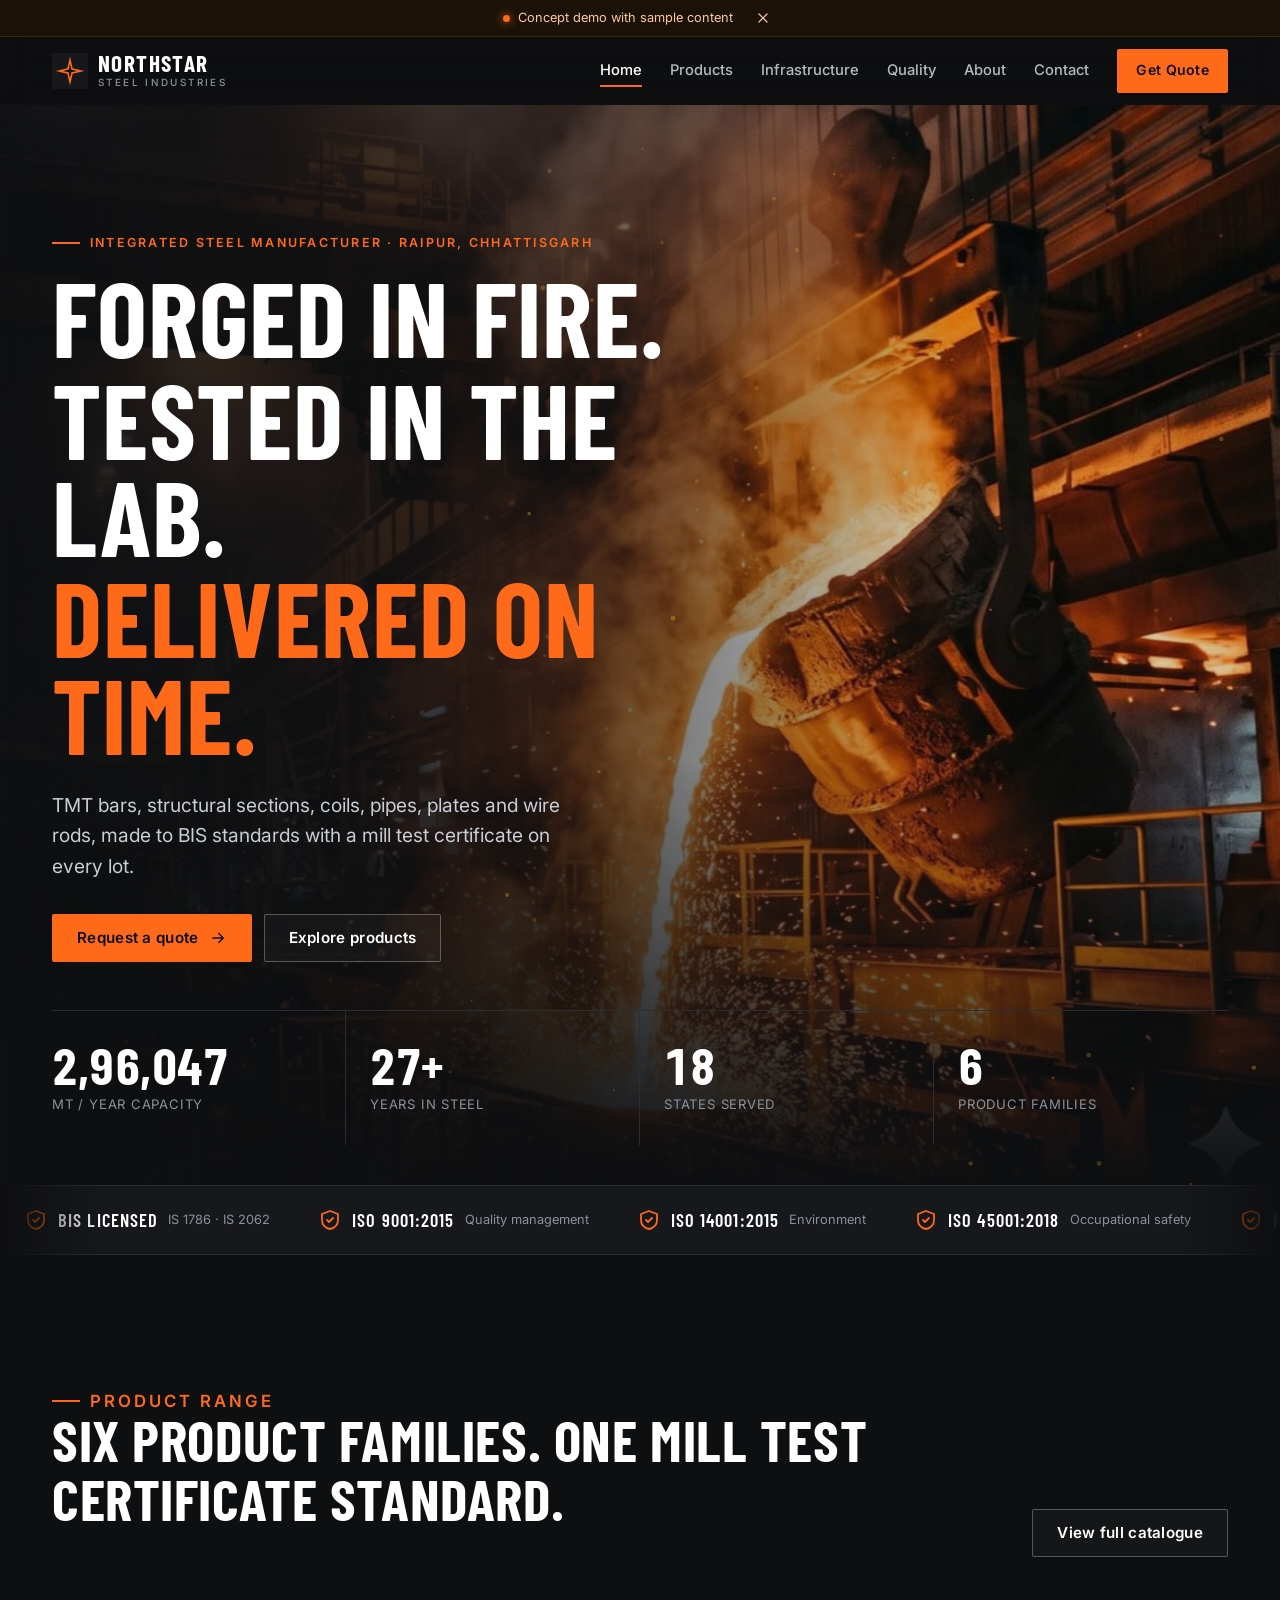
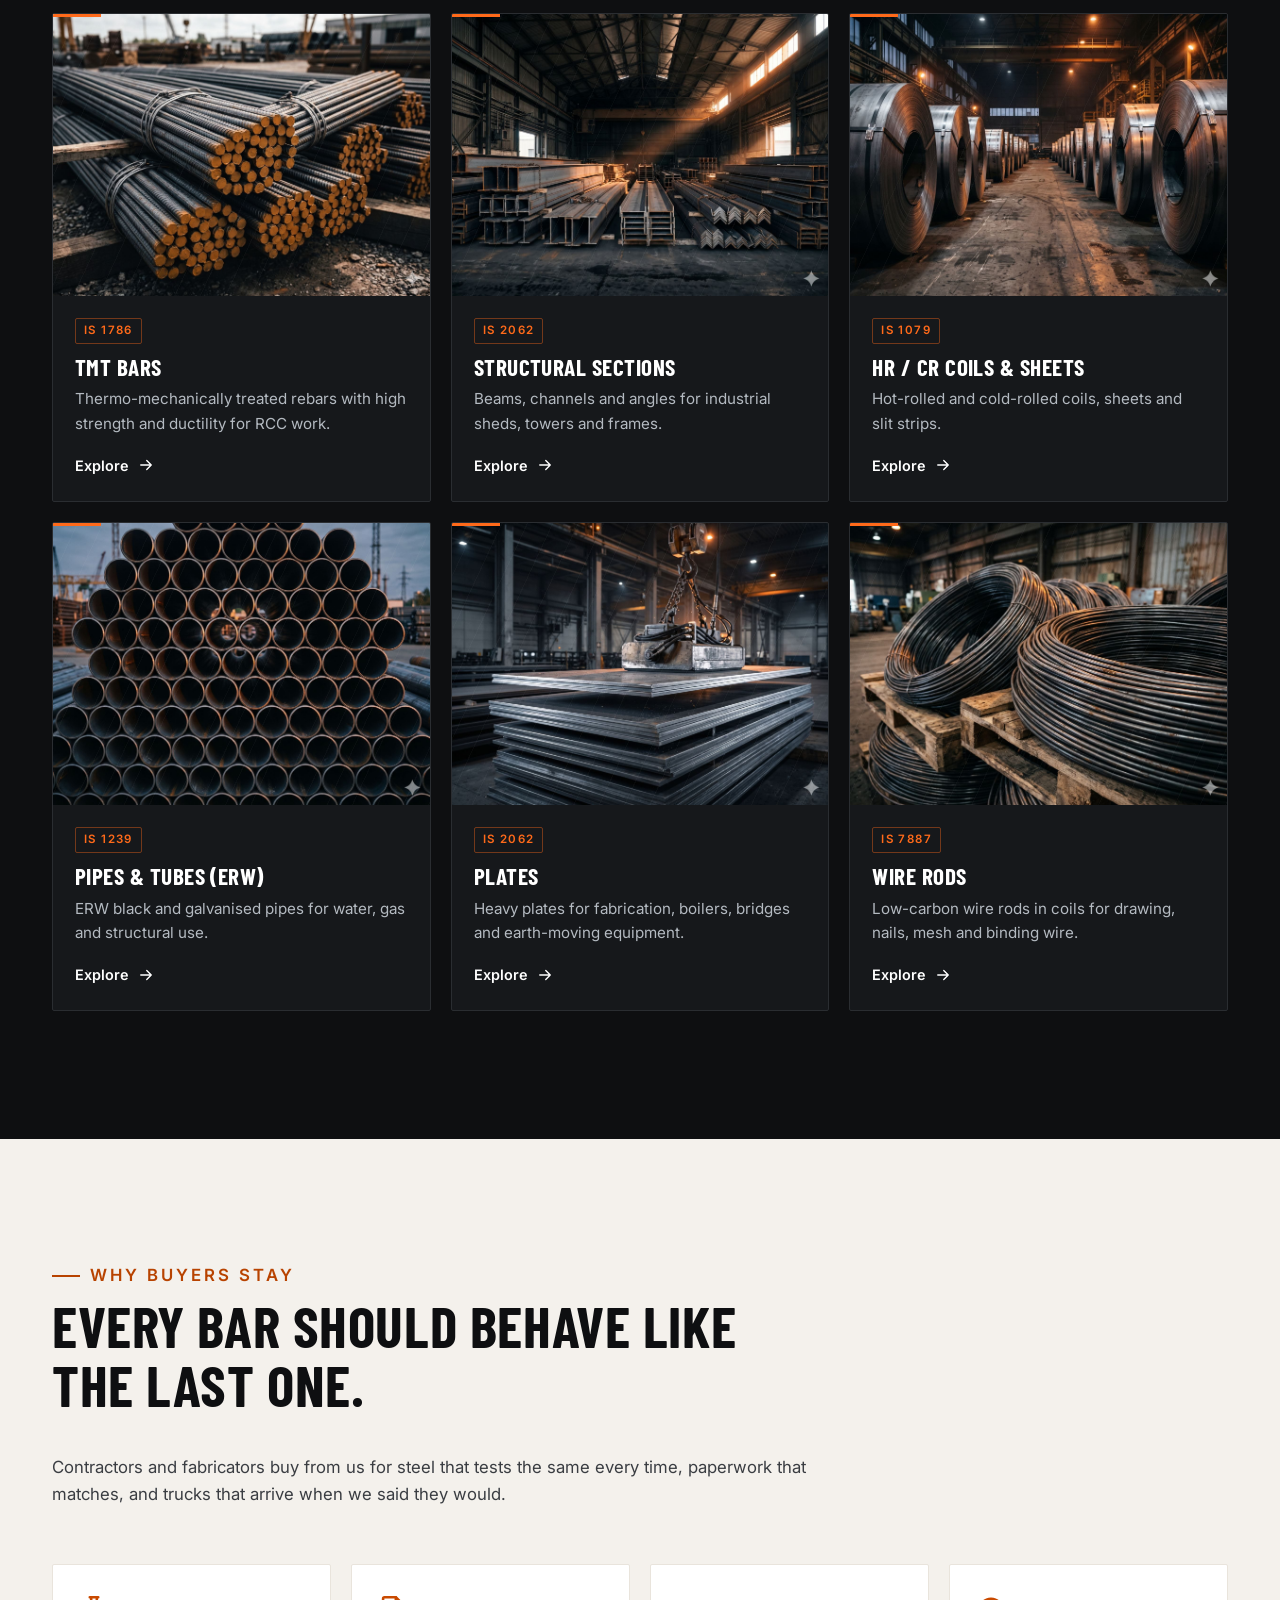
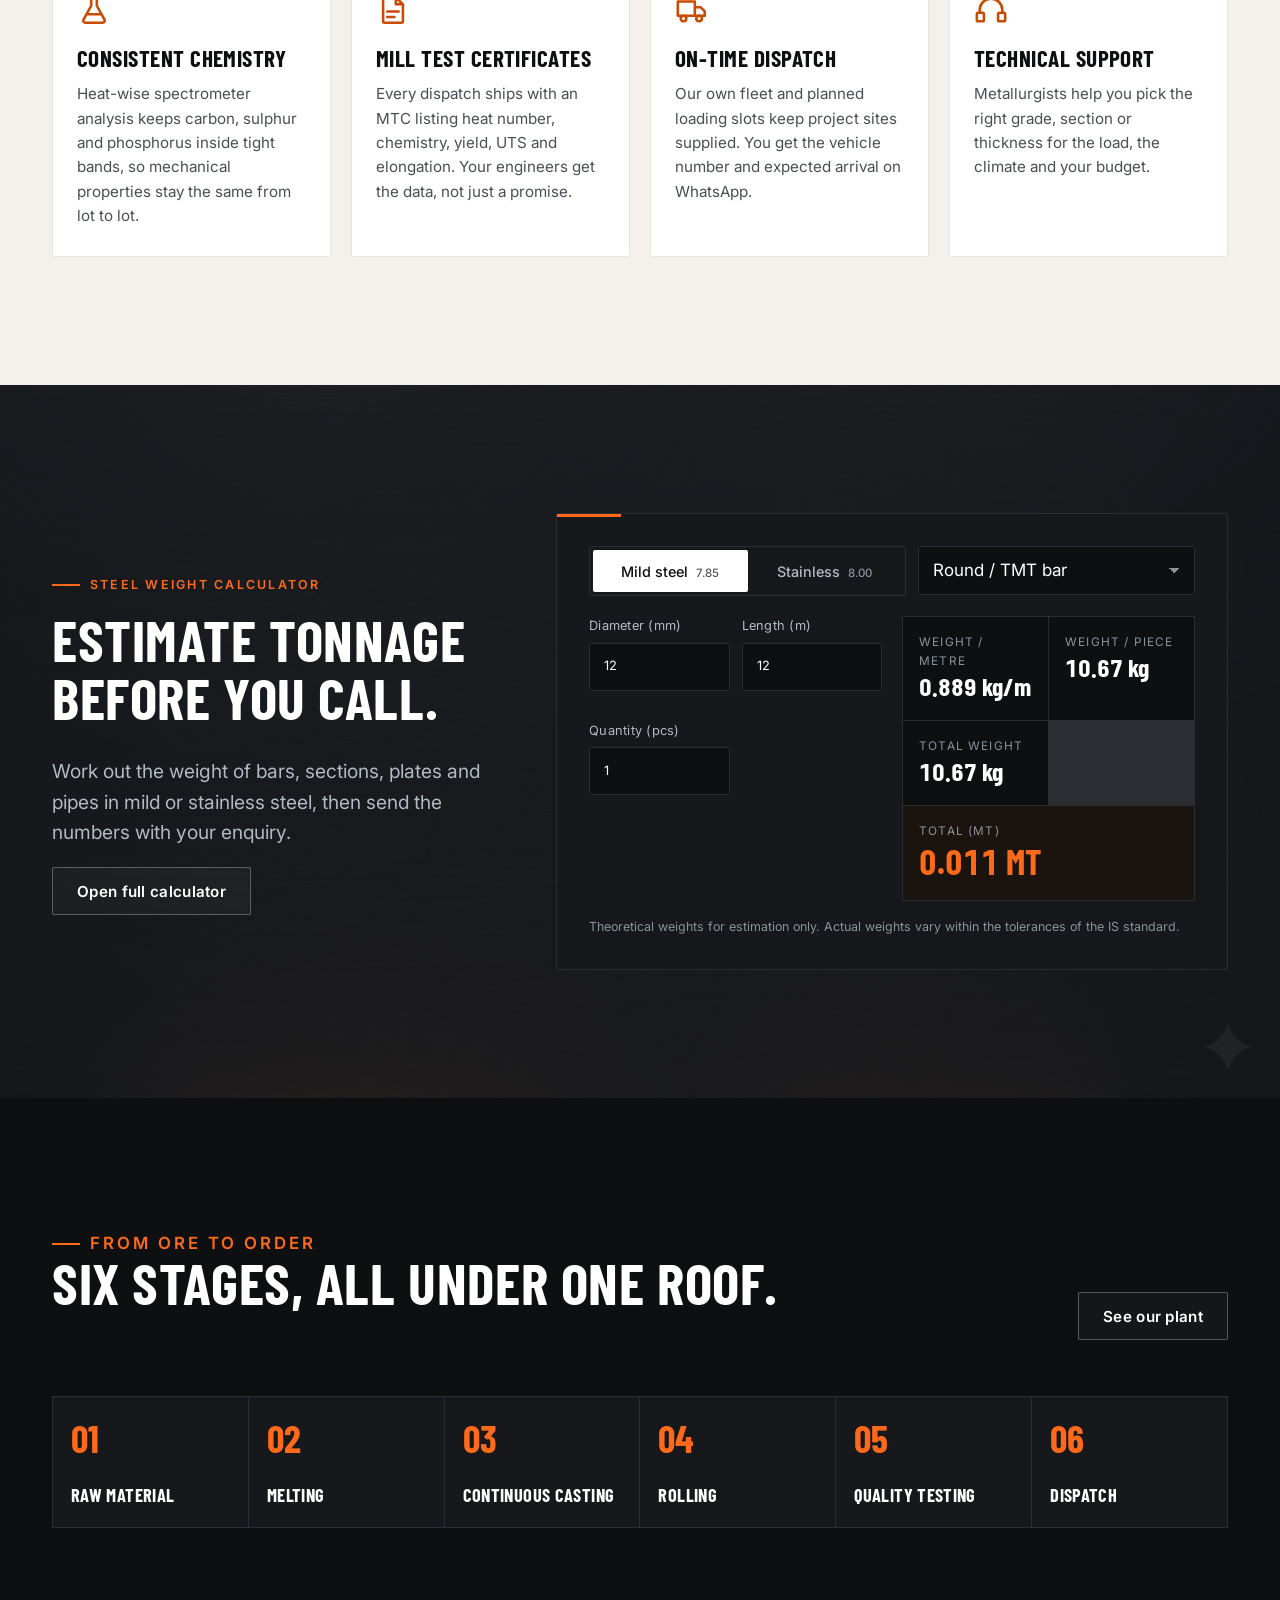
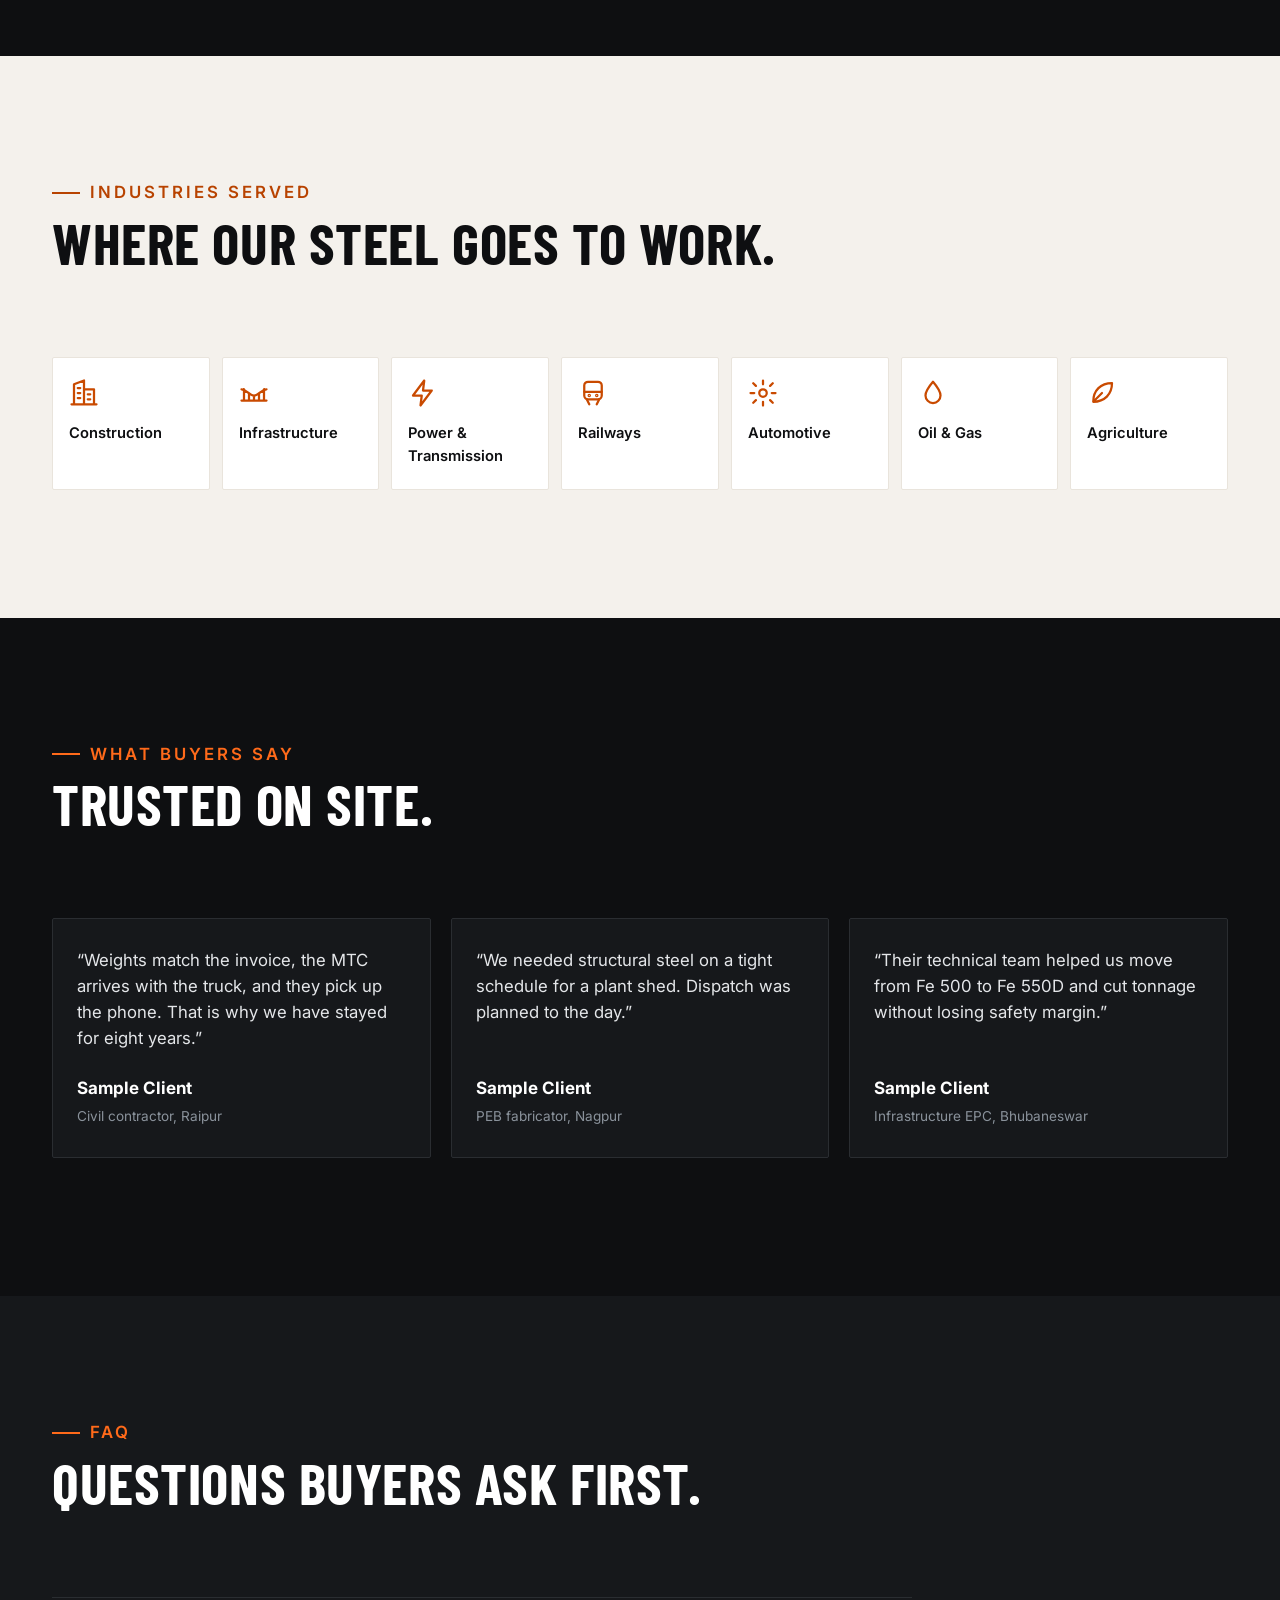
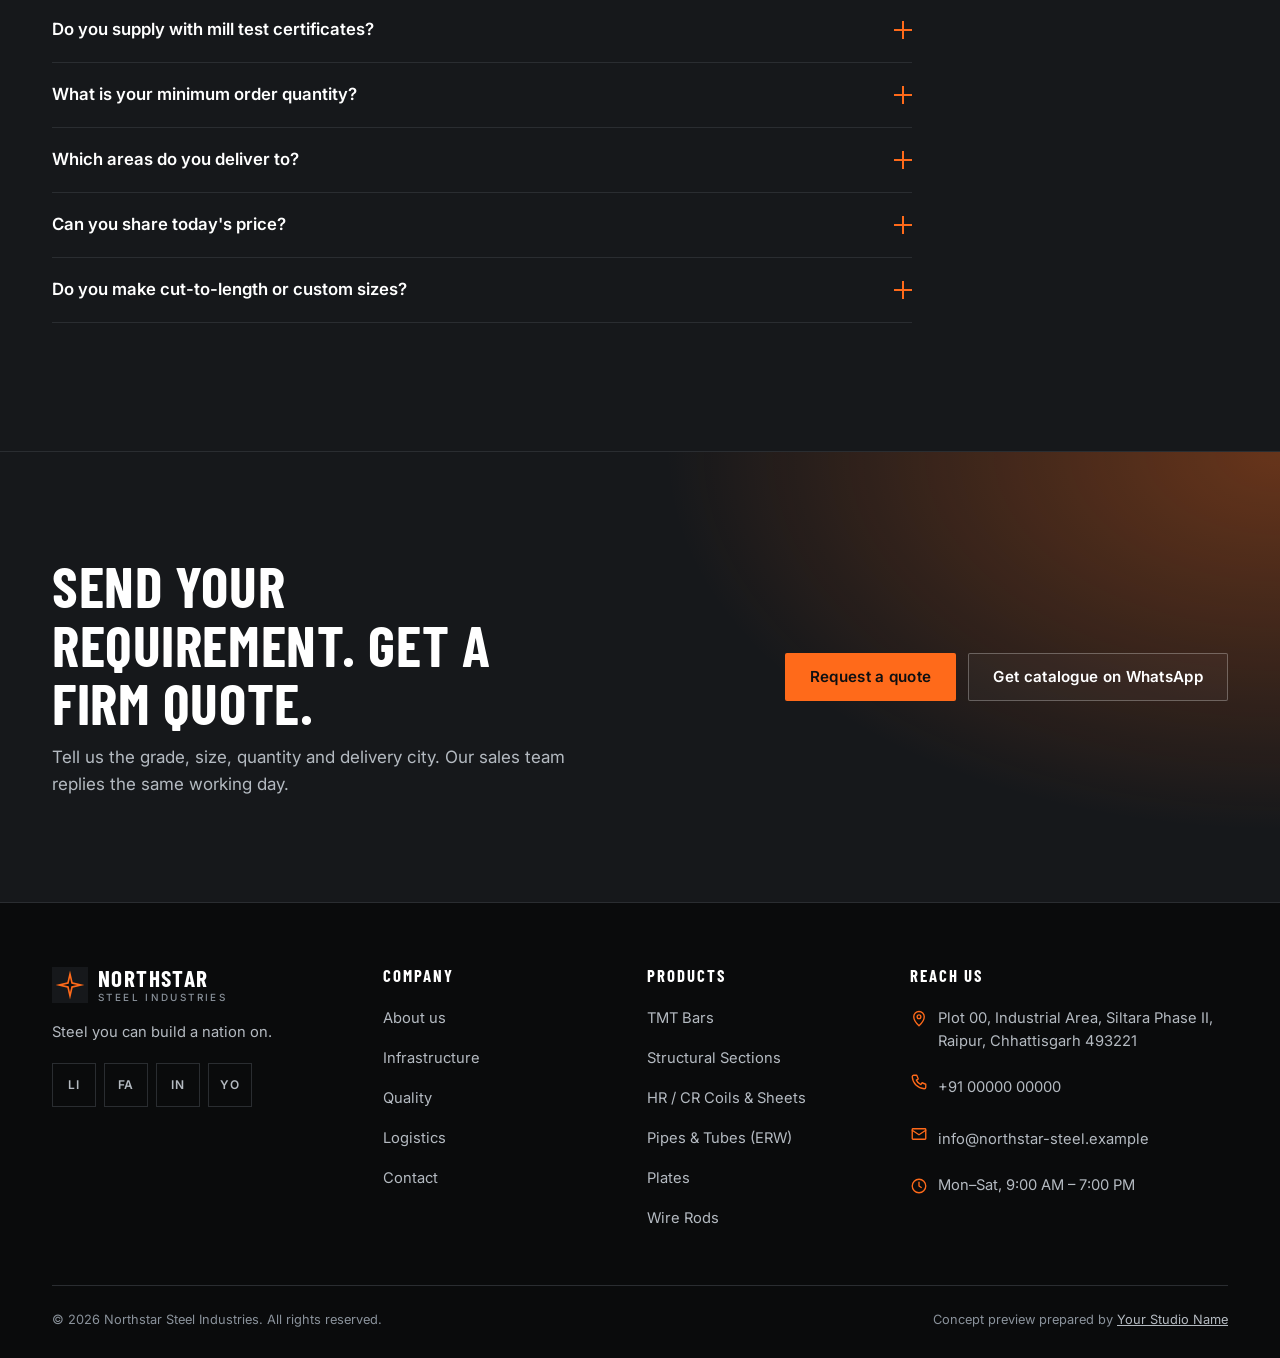
<file: index.html>
<!doctype html>
<html lang="en-IN">
<head>
<meta charset="utf-8">
<meta name="viewport" content="width=device-width, initial-scale=1, viewport-fit=cover">
<title>Steel Manufacturer & Supplier | TMT, Structural, Coils, Pipes</title>
<meta name="description" content="TMT bars, structural steel, coils, pipes, plates and wire rods made to BIS standards with mill test certificates.">
<meta name="robots" content="noindex,nofollow">
<meta name="theme-color" content="#0E0F11">
<meta property="og:type" content="website">
<meta property="og:site_name" content="Steel Industries">
<meta property="og:title" content="Steel Manufacturer & Supplier">
<meta property="og:description" content="TMT bars, structural steel, coils, pipes, plates and wire rods made to BIS standards.">
<meta property="og:image" content="assets/images/hero-furnace.jpg">
<meta name="twitter:card" content="summary_large_image">
<link rel="icon" href="favicon.svg" type="image/svg+xml">
<link rel="preconnect" href="https://fonts.googleapis.com">
<link rel="preconnect" href="https://fonts.gstatic.com" crossorigin>
<link rel="stylesheet" href="https://fonts.googleapis.com/css2?family=Barlow+Condensed:wght@500;600;700&family=Inter:wght@400;500;600&display=swap">
<link rel="stylesheet" href="css/styles.css">
<link rel="preload" as="image" href="assets/images/hero-furnace.jpg">
<script src="js/config.js" defer></script>
<script src="js/calculator.js" defer></script>
<script src="js/main.js" defer></script>
</head>
<body data-page="home">
<a class="skip" href="#main">Skip to content</a>
<header class="site-header" id="siteHeader"></header>

<main id="main">
  <section class="hero" aria-labelledby="heroTitle">
    <div class="hero-media">
      <img src="assets/images/hero-furnace.jpg" alt="Molten steel pouring from a furnace ladle, sparks lighting up the melt shop" width="2000" height="1116" fetchpriority="high" decoding="async" onerror="this.remove()">
    </div>
    <canvas id="embers" aria-hidden="true"></canvas>
    <div class="container hero-inner">
      <p class="eyebrow" data-c="heroEyebrow" data-hero-fade>Integrated steel manufacturer</p>
      <h1 id="heroTitle"><span class="line"><span>Forged in fire.</span></span><span class="line"><span>Tested in the lab.</span></span><span class="line"><span>Delivered on time.</span></span></h1>
      <p class="lead" data-c="heroSub" data-hero-fade>TMT bars, structural sections, coils, pipes, plates and wire rods, made to BIS standards.</p>
      <div class="btn-row" data-hero-fade>
        <a class="btn btn-primary" href="contact.html">Request a quote
          <svg class="ic" viewBox="0 0 24 24" fill="none" stroke="currentColor" stroke-width="1.8" stroke-linecap="round" stroke-linejoin="round" aria-hidden="true"><path d="M5 12h14M13 6l6 6-6 6"/></svg></a>
        <a class="btn btn-ghost" href="products.html">Explore products</a>
      </div>
      <div class="stats" id="stats" aria-label="Key figures"></div>
    </div>
  </section>

  <div class="marquee" id="marquee" aria-label="Certifications and approvals"></div>

  <section class="section" aria-labelledby="prodTitle">
    <div class="container">
      <div class="sec-head sec-head--row">
        <div>
          <p class="eyebrow">Product range</p>
          <h2 id="prodTitle">Six product families. One mill test certificate standard.</h2>
        </div>
        <a class="btn btn-ghost" href="products.html">View full catalogue</a>
      </div>
      <div class="grid grid-3" id="productGrid"></div>
    </div>
  </section>

  <section class="section section--paper" aria-labelledby="whyTitle">
    <div class="container">
      <div class="sec-head">
        <p class="eyebrow">Why buyers stay</p>
        <h2 id="whyTitle">Every bar should behave like the last one.</h2>
        <p>Contractors and fabricators buy from us for steel that tests the same every time, paperwork that matches, and trucks that arrive when we said they would.</p>
      </div>
      <div class="grid grid-4" id="whyGrid"></div>
    </div>
  </section>

  <section class="section section--texture" aria-labelledby="calcTitle">
    <div class="container calc-wrap">
      <div>
        <p class="eyebrow">Steel weight calculator</p>
        <h2 id="calcTitle">Estimate tonnage before you call.</h2>
        <p class="lead">Work out the weight of bars, sections, plates and pipes in mild or stainless steel, then send the numbers with your enquiry.</p>
        <a class="btn btn-ghost" href="products.html#calculator">Open full calculator</a>
      </div>
      <div class="calc" data-calc></div>
    </div>
  </section>

  <section class="section" aria-labelledby="procTitle">
    <div class="container">
      <div class="sec-head sec-head--row">
        <div>
          <p class="eyebrow">From ore to order</p>
          <h2 id="procTitle">Six stages, all under one roof.</h2>
        </div>
        <a class="btn btn-ghost" href="infrastructure.html">See our plant</a>
      </div>
      <ol class="pp" id="processPreview"></ol>
    </div>
  </section>

  <section class="section section--paper" aria-labelledby="indTitle">
    <div class="container">
      <div class="sec-head">
        <p class="eyebrow">Industries served</p>
        <h2 id="indTitle">Where our steel goes to work.</h2>
      </div>
      <ul class="chips" id="industries"></ul>
    </div>
  </section>

  <section class="section" aria-labelledby="tTitle">
    <div class="container">
      <div class="sec-head">
        <p class="eyebrow">What buyers say</p>
        <h2 id="tTitle">Trusted on site.</h2>
      </div>
      <div class="quotes" id="testimonials"></div>
    </div>
  </section>

  <section class="section section--alt" aria-labelledby="faqTitle">
    <div class="container">
      <div class="sec-head">
        <p class="eyebrow">FAQ</p>
        <h2 id="faqTitle">Questions buyers ask first.</h2>
      </div>
      <div class="faq" id="faq"></div>
    </div>
  </section>

  <section class="cta-band" aria-labelledby="ctaTitle">
    <div class="container">
      <div>
        <h2 id="ctaTitle">Send your requirement. Get a firm quote.</h2>
        <p>Tell us the grade, size, quantity and delivery city. Our sales team replies the same working day.</p>
      </div>
      <div class="btn-row">
        <a class="btn btn-primary" href="contact.html">Request a quote</a>
        <a class="btn btn-ghost" data-wa="Hello, please send your product catalogue." href="#">Get catalogue on WhatsApp</a>
      </div>
    </div>
  </section>
</main>

<footer class="site-footer" id="siteFooter"></footer>
</body>
</html>
</file>
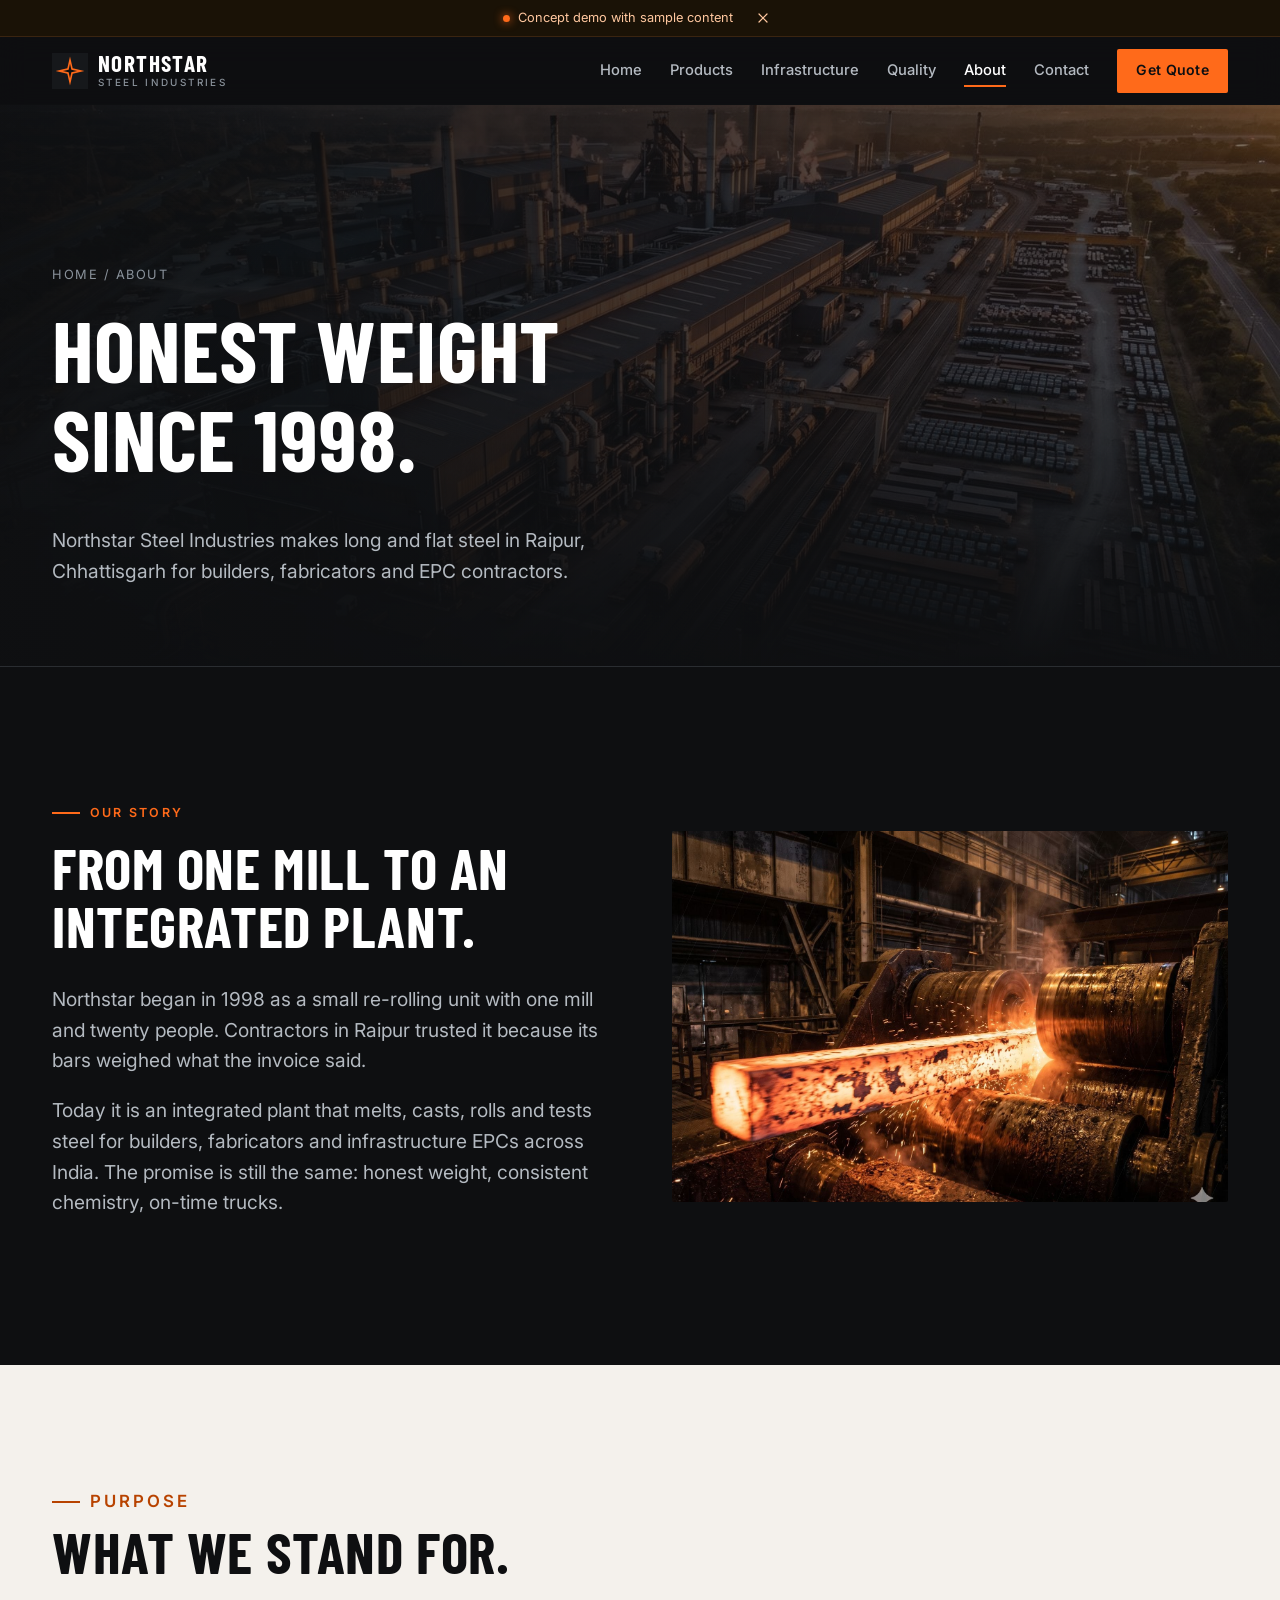
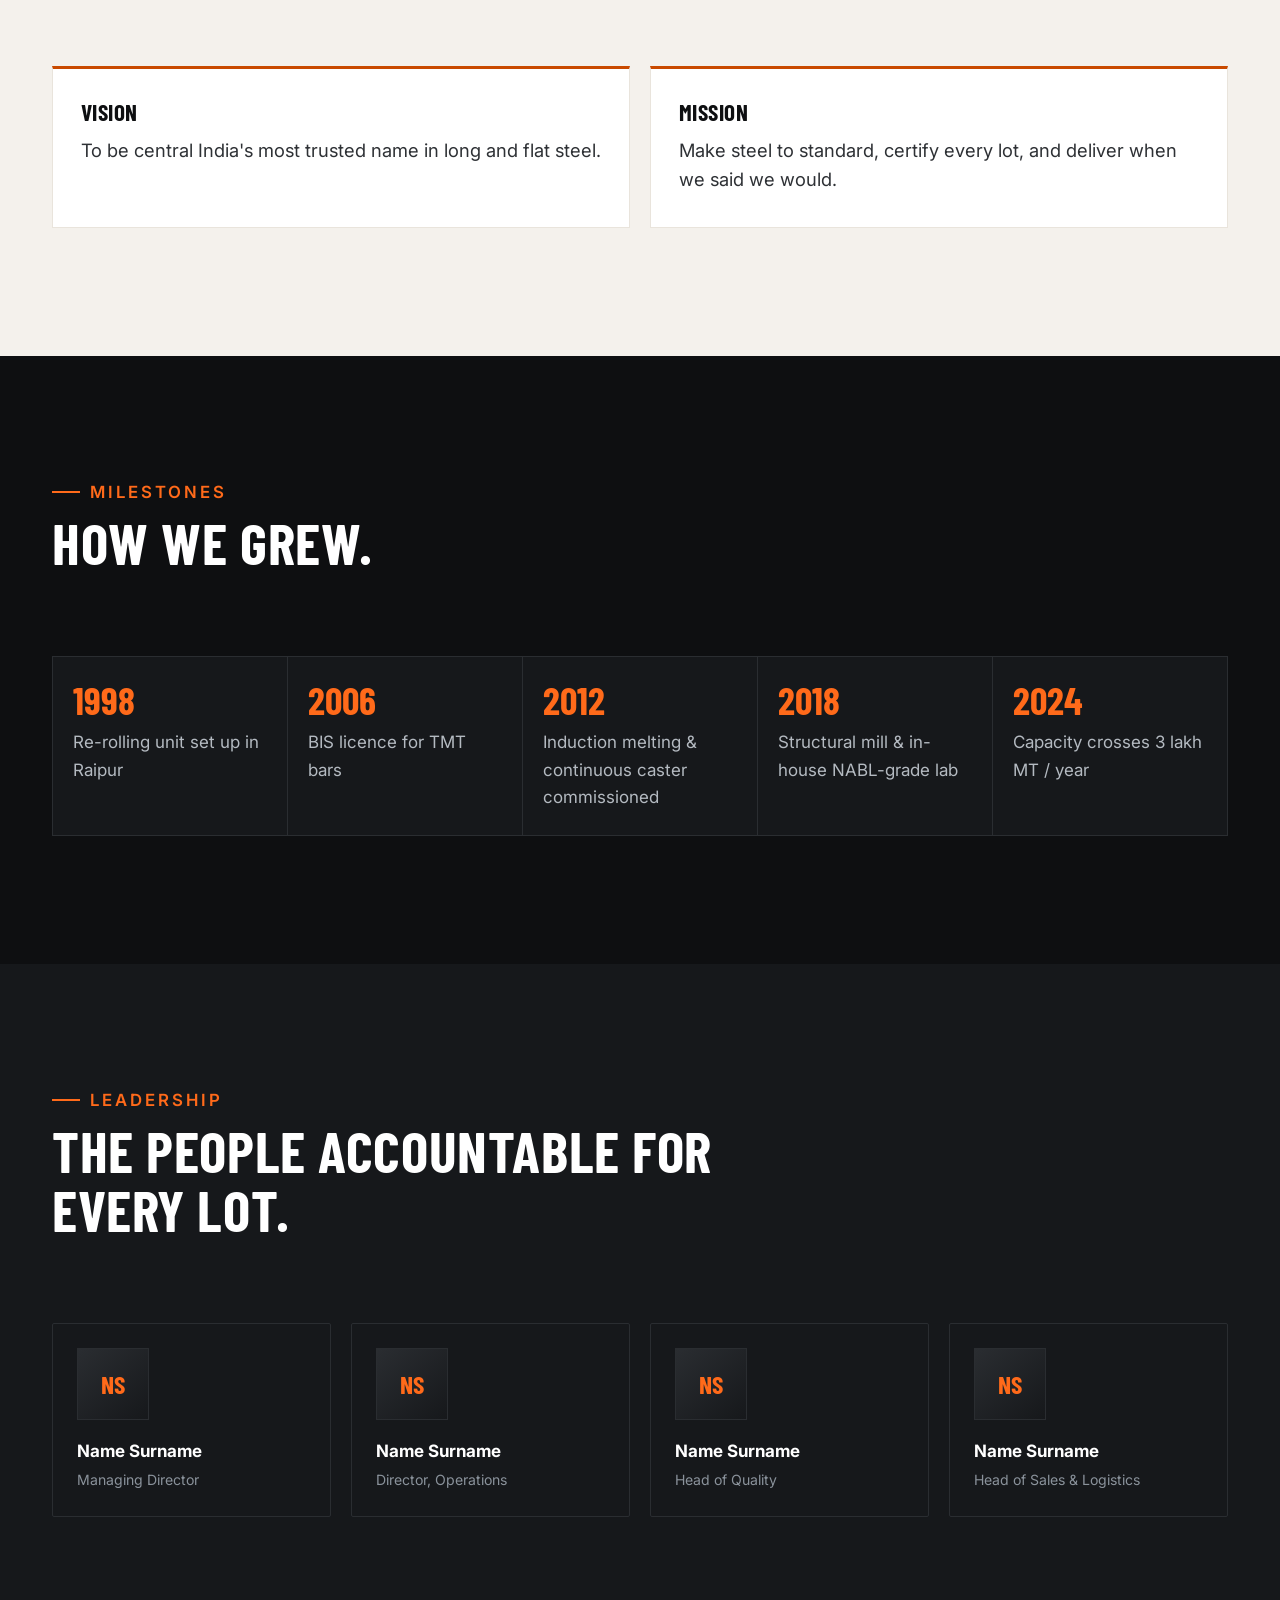
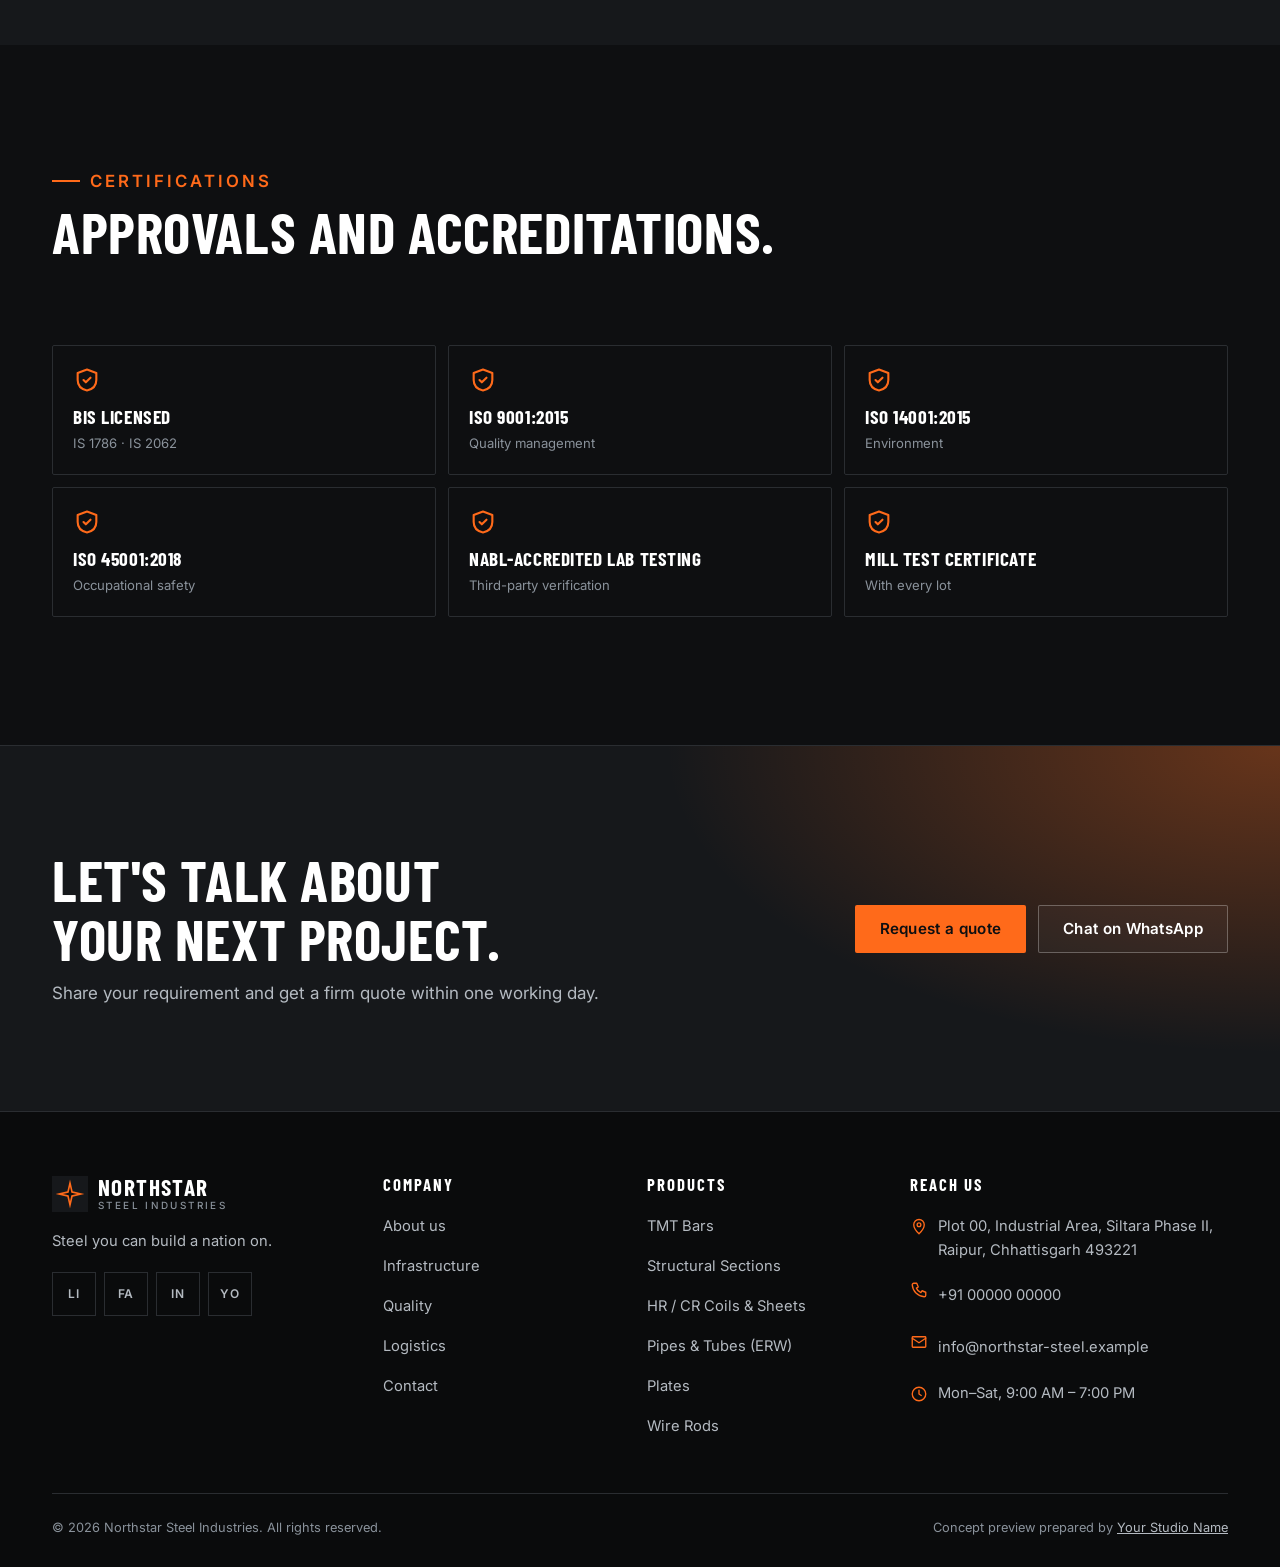
<file: about.html>
<!doctype html>
<html lang="en-IN">
<head>
<meta charset="utf-8">
<meta name="viewport" content="width=device-width, initial-scale=1, viewport-fit=cover">
<title>About Us | Steel Manufacturer</title>
<meta name="description" content="Our story, vision, mission and leadership.">
<meta name="robots" content="noindex,nofollow">
<meta name="theme-color" content="#0E0F11">
<meta property="og:type" content="website">
<meta property="og:site_name" content="Steel Industries">
<meta property="og:title" content="About Us">
<meta property="og:description" content="Our story, vision, mission and leadership.">
<meta property="og:image" content="assets/images/about-plant.jpg">
<meta name="twitter:card" content="summary_large_image">
<link rel="icon" href="favicon.svg" type="image/svg+xml">
<link rel="preconnect" href="https://fonts.googleapis.com">
<link rel="preconnect" href="https://fonts.gstatic.com" crossorigin>
<link rel="stylesheet" href="https://fonts.googleapis.com/css2?family=Barlow+Condensed:wght@500;600;700&family=Inter:wght@400;500;600&display=swap">
<link rel="stylesheet" href="css/styles.css">
<script src="js/config.js" defer></script>
<script src="js/main.js" defer></script>
</head>
<body data-page="about">
<a class="skip" href="#main">Skip to content</a>
<header class="site-header" id="siteHeader"></header>

<main id="main">
  <section class="page-hero">
    <div class="media"><img src="assets/images/about-plant.jpg" alt="" width="1920" height="1080" decoding="async" onerror="this.remove()"></div>
    <div class="container">
      <p class="crumbs"><a href="index.html">Home</a> / About</p>
      <h1>Honest weight since <span data-c="yearFounded">1998</span>.</h1>
      <p class="lead"><span data-c="name">Northstar Steel Industries</span> makes long and flat steel in <span data-c="city">Raipur</span>, <span data-c="state">Chhattisgarh</span> for builders, fabricators and EPC contractors.</p>
    </div>
  </section>

  <section class="section" aria-labelledby="storyTitle">
    <div class="container split">
      <div>
        <p class="eyebrow">Our story</p>
        <h2 id="storyTitle">From one mill to an integrated plant.</h2>
        <div id="story" class="lead"></div>
      </div>
      <div class="media"><img src="assets/images/process-rolling.jpg" alt="Glowing billet passing through the rolling mill stands" width="1600" height="1195" loading="lazy" decoding="async" onerror="this.remove()"></div>
    </div>
  </section>

  <section class="section section--paper" aria-labelledby="vmTitle">
    <div class="container">
      <div class="sec-head">
        <p class="eyebrow">Purpose</p>
        <h2 id="vmTitle">What we stand for.</h2>
      </div>
      <div class="vm">
        <div data-reveal><h3>Vision</h3><p data-c="about.vision"></p></div>
        <div data-reveal><h3>Mission</h3><p data-c="about.mission"></p></div>
      </div>
    </div>
  </section>

  <section class="section" aria-labelledby="msTitle">
    <div class="container">
      <div class="sec-head">
        <p class="eyebrow">Milestones</p>
        <h2 id="msTitle">How we grew.</h2>
      </div>
      <ol class="milestones" id="milestones"></ol>
    </div>
  </section>

  <section class="section section--alt" aria-labelledby="leadTitle">
    <div class="container">
      <div class="sec-head">
        <p class="eyebrow">Leadership</p>
        <h2 id="leadTitle">The people accountable for every lot.</h2>
      </div>
      <div class="grid grid-4" id="leaders"></div>
    </div>
  </section>

  <section class="section" aria-labelledby="certTitle">
    <div class="container">
      <div class="sec-head">
        <p class="eyebrow">Certifications</p>
        <h2 id="certTitle">Approvals and accreditations.</h2>
      </div>
      <div class="badges" id="certGrid"></div>
    </div>
  </section>

  <section class="cta-band" aria-labelledby="ctaTitle">
    <div class="container">
      <div>
        <h2 id="ctaTitle">Let's talk about your next project.</h2>
        <p>Share your requirement and get a firm quote within one working day.</p>
      </div>
      <div class="btn-row">
        <a class="btn btn-primary" href="contact.html">Request a quote</a>
        <a class="btn btn-ghost" data-wa="Hello, I would like to discuss a steel requirement." href="#">Chat on WhatsApp</a>
      </div>
    </div>
  </section>
</main>

<footer class="site-footer" id="siteFooter"></footer>
</body>
</html>
</file>
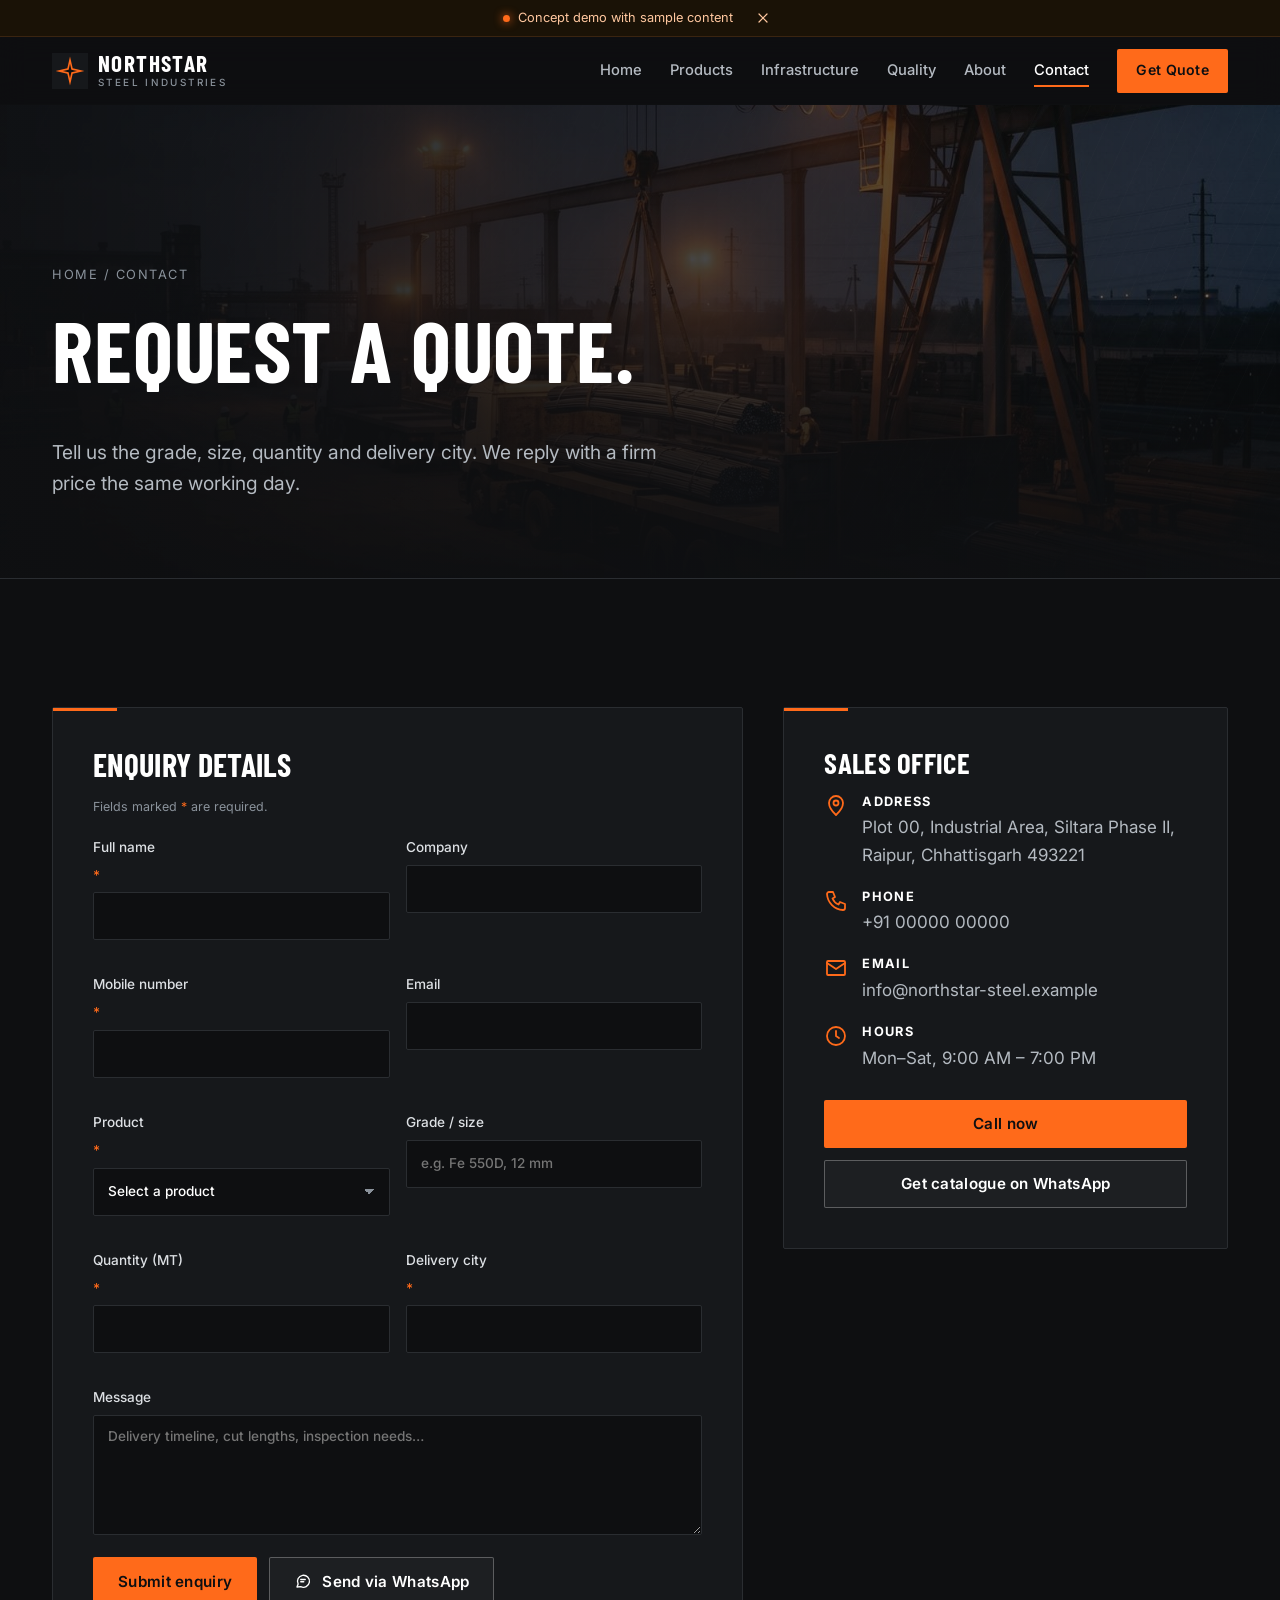
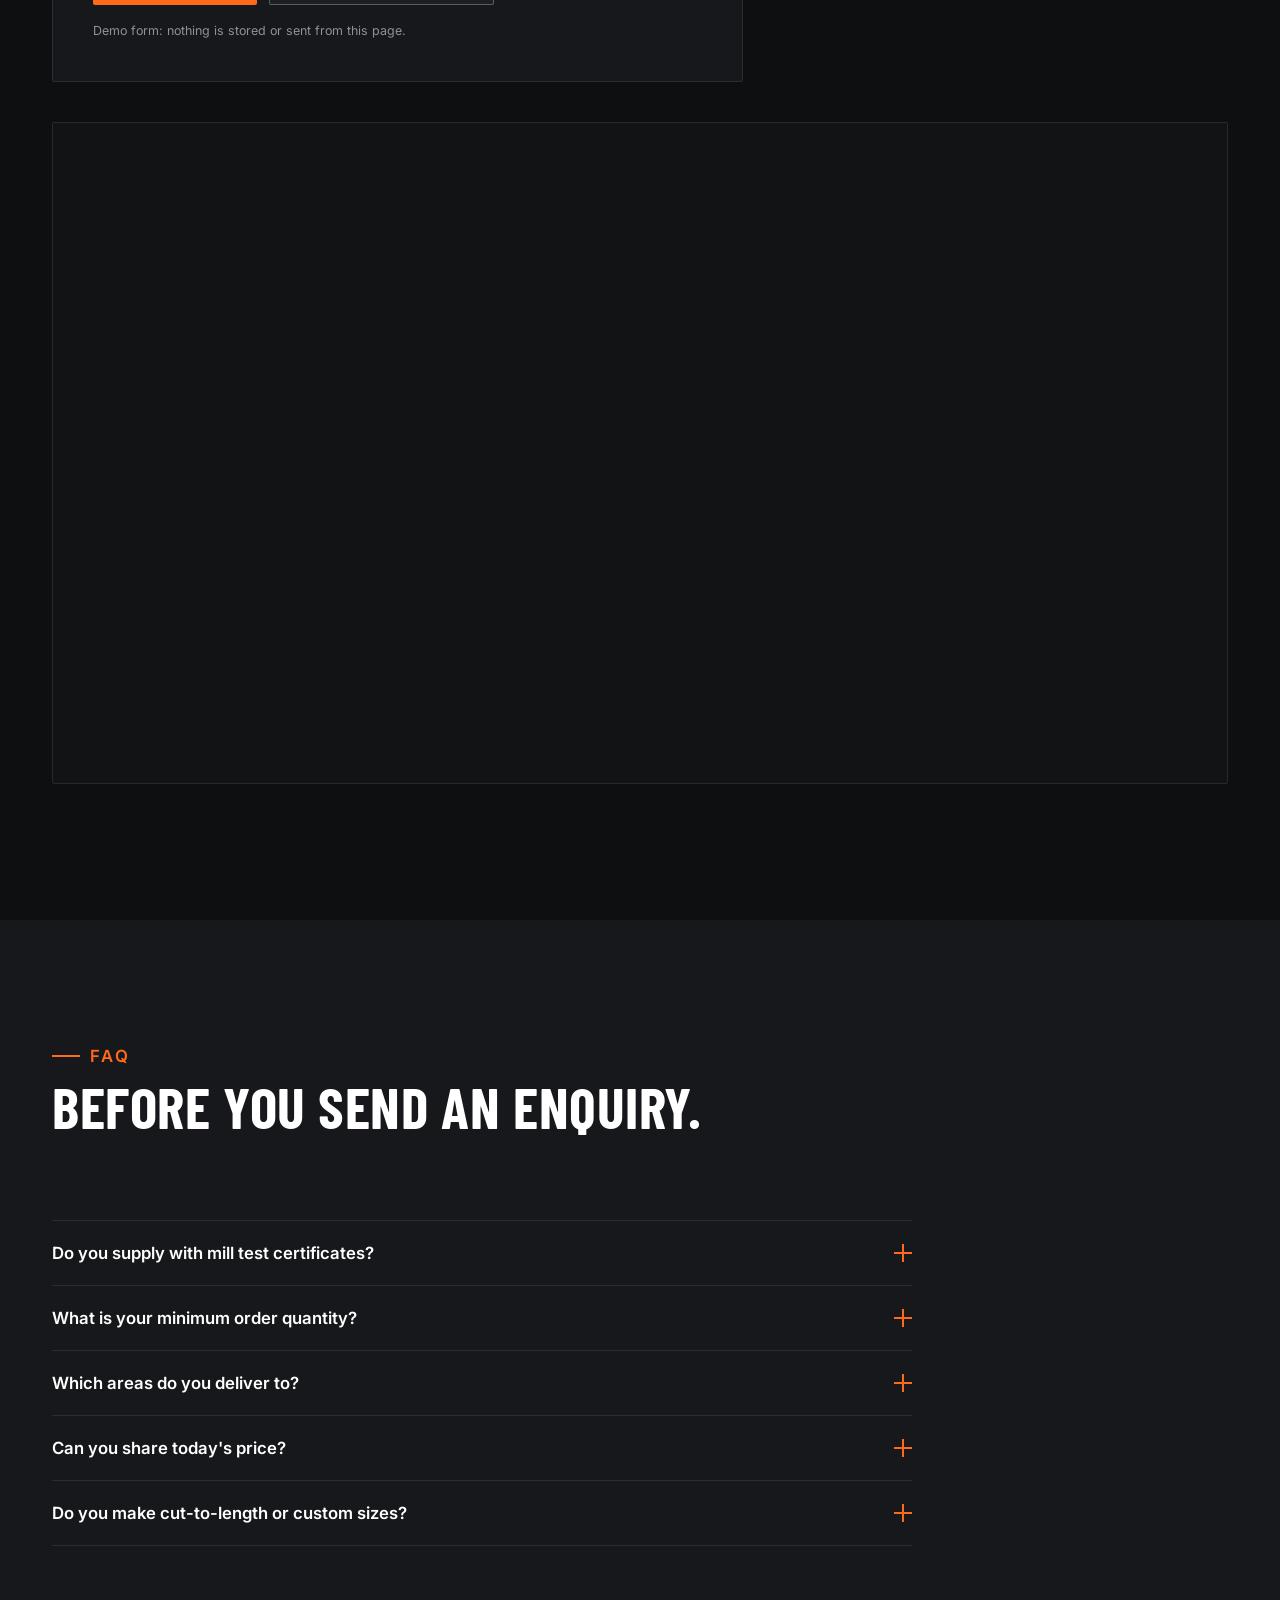
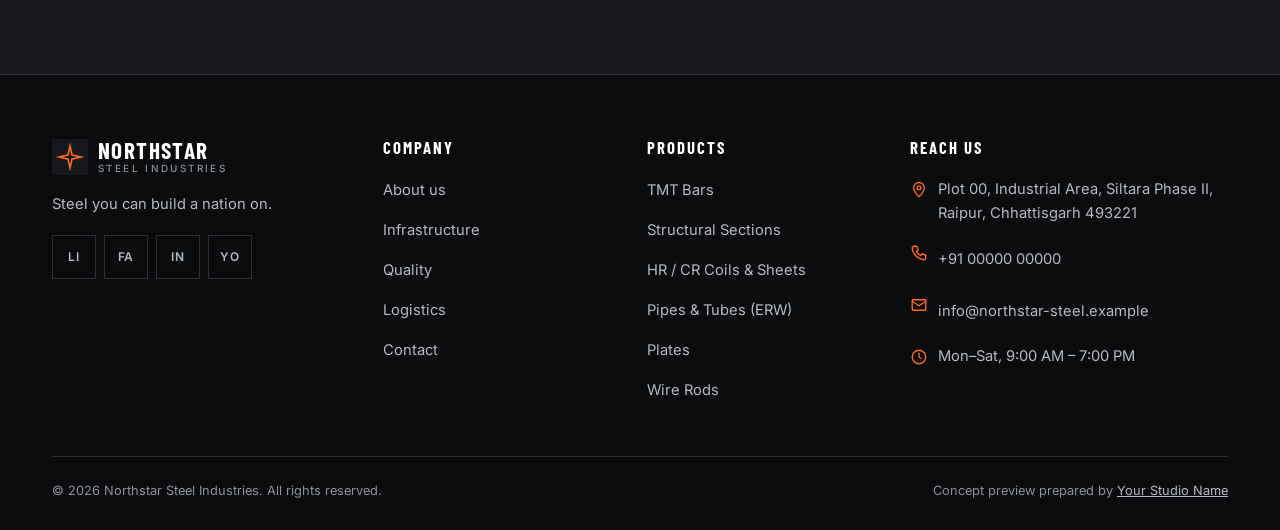
<file: contact.html>
<!doctype html>
<html lang="en-IN">
<head>
<meta charset="utf-8">
<meta name="viewport" content="width=device-width, initial-scale=1, viewport-fit=cover">
<title>Contact & Request a Quote | Steel Manufacturer</title>
<meta name="description" content="Send a steel enquiry or request a quote on WhatsApp or by phone.">
<meta name="robots" content="noindex,nofollow">
<meta name="theme-color" content="#0E0F11">
<meta property="og:type" content="website">
<meta property="og:site_name" content="Steel Industries">
<meta property="og:title" content="Contact & Request a Quote">
<meta property="og:description" content="Send a steel enquiry or request a quote.">
<meta property="og:image" content="assets/images/logistics-dispatch.jpg">
<meta name="twitter:card" content="summary_large_image">
<link rel="icon" href="favicon.svg" type="image/svg+xml">
<link rel="preconnect" href="https://fonts.googleapis.com">
<link rel="preconnect" href="https://fonts.gstatic.com" crossorigin>
<link rel="stylesheet" href="https://fonts.googleapis.com/css2?family=Barlow+Condensed:wght@500;600;700&family=Inter:wght@400;500;600&display=swap">
<link rel="stylesheet" href="css/styles.css">
<script src="js/config.js" defer></script>
<script src="js/main.js" defer></script>
</head>
<body data-page="contact">
<a class="skip" href="#main">Skip to content</a>
<header class="site-header" id="siteHeader"></header>

<main id="main">
  <section class="page-hero">
    <div class="media"><img src="assets/images/logistics-dispatch.jpg" alt="" width="1920" height="1080" decoding="async" onerror="this.remove()"></div>
    <div class="container">
      <p class="crumbs"><a href="index.html">Home</a> / Contact</p>
      <h1>Request a quote.</h1>
      <p class="lead">Tell us the grade, size, quantity and delivery city. We reply with a firm price the same working day.</p>
    </div>
  </section>

  <section class="section" aria-label="Enquiry form and contact details">
    <div class="container">
      <div class="contact-grid">
        <div class="card">
          <form id="rfq" novalidate aria-labelledby="formTitle">
            <h2 id="formTitle" style="font-size:2rem">Enquiry details</h2>
            <p class="form-fine" style="margin:0 0 20px">Fields marked <span style="color:var(--accent)">*</span> are required.</p>
            <div class="form-grid">
              <label>Full name <i>*</i><input name="name" autocomplete="name" required><em class="err" data-err="name"></em></label>
              <label>Company<input name="company" autocomplete="organization"></label>
              <label>Mobile number <i>*</i><input name="phone" type="tel" inputmode="tel" autocomplete="tel" required><em class="err" data-err="phone"></em></label>
              <label>Email<input name="email" type="email" autocomplete="email"><em class="err" data-err="email"></em></label>
              <label>Product <i>*</i><select name="product" required></select><em class="err" data-err="product"></em></label>
              <label>Grade / size<input name="grade" placeholder="e.g. Fe 550D, 12 mm"></label>
              <label>Quantity (MT) <i>*</i><input name="quantity" type="number" inputmode="decimal" min="0" step="any" required><em class="err" data-err="quantity"></em></label>
              <label>Delivery city <i>*</i><input name="city" autocomplete="address-level2" required><em class="err" data-err="city"></em></label>
              <label class="full">Message<textarea name="message" rows="4" placeholder="Delivery timeline, cut lengths, inspection needs…"></textarea></label>
            </div>
            <div class="form-actions">
              <button class="btn btn-primary" type="submit">Submit enquiry</button>
              <button class="btn btn-ghost" type="button" id="rfqWa">
                <svg class="ic" viewBox="0 0 24 24" fill="none" stroke="currentColor" stroke-width="1.8" stroke-linecap="round" stroke-linejoin="round" aria-hidden="true"><path d="M4 20l1.5-4A8 8 0 1 1 9 19.5z"/><path d="M9 10h6M9 13h4"/></svg>Send via WhatsApp</button>
            </div>
            <p class="form-fine">Demo form: nothing is stored or sent from this page.</p>
          </form>
          <div class="success" id="rfqSuccess" tabindex="-1" hidden role="status">
            <svg class="ic" viewBox="0 0 24 24" fill="none" stroke="currentColor" stroke-width="1.8" stroke-linecap="round" stroke-linejoin="round" aria-hidden="true"><circle cx="12" cy="12" r="9"/><path d="m8 12 3 3 5-6"/></svg>
            <span class="demo-flag">Demo only</span>
            <h2 style="font-size:2rem">Your enquiry is ready.</h2>
            <p>This is a concept demo, so nothing has been sent and no data has been stored. On the live site, this form would deliver your enquiry to the sales team.</p>
            <p>You can still send these details right now on WhatsApp:</p>
            <div class="form-actions">
              <a class="btn btn-primary" data-wa-out href="#" target="_blank" rel="noopener">Send via WhatsApp</a>
              <button class="btn btn-ghost" type="button" id="rfqAgain">Start a new enquiry</button>
            </div>
          </div>
        </div>

        <aside class="card" aria-labelledby="infoTitle">
          <h2 id="infoTitle" style="font-size:1.8rem">Sales office</h2>
          <ul class="info-list">
            <li><svg class="ic" viewBox="0 0 24 24" fill="none" stroke="currentColor" stroke-width="1.8" stroke-linecap="round" stroke-linejoin="round" aria-hidden="true"><path d="M12 21s7-6.5 7-12a7 7 0 0 0-14 0c0 5.5 7 12 7 12z"/><circle cx="12" cy="9" r="2.5"/></svg><div><b>Address</b><span data-c="address"></span></div></li>
            <li><svg class="ic" viewBox="0 0 24 24" fill="none" stroke="currentColor" stroke-width="1.8" stroke-linecap="round" stroke-linejoin="round" aria-hidden="true"><path d="M5 3h4l2 5-2.5 1.5a11 11 0 0 0 6 6L16 13l5 2v4a2 2 0 0 1-2 2A17 17 0 0 1 3 5a2 2 0 0 1 2-2z"/></svg><div><b>Phone</b><a data-tel href="#" data-c="phone"></a></div></li>
            <li><svg class="ic" viewBox="0 0 24 24" fill="none" stroke="currentColor" stroke-width="1.8" stroke-linecap="round" stroke-linejoin="round" aria-hidden="true"><rect x="3" y="5" width="18" height="14" rx="1"/><path d="m3 7 9 6 9-6"/></svg><div><b>Email</b><a data-mail href="#" data-c="email"></a></div></li>
            <li><svg class="ic" viewBox="0 0 24 24" fill="none" stroke="currentColor" stroke-width="1.8" stroke-linecap="round" stroke-linejoin="round" aria-hidden="true"><circle cx="12" cy="12" r="9"/><path d="M12 7v5l3 2"/></svg><div><b>Hours</b><span data-c="hours"></span></div></li>
          </ul>
          <div class="btn-row" style="margin-top:28px;display:grid">
            <a class="btn btn-primary" data-tel href="#">Call now</a>
            <a class="btn btn-ghost" data-wa="Hello, please send your product catalogue." href="#">Get catalogue on WhatsApp</a>
          </div>
        </aside>
      </div>
      <iframe class="map" id="map" title="Map showing the plant location" loading="lazy" referrerpolicy="no-referrer-when-downgrade"></iframe>
    </div>
  </section>

  <section class="section section--alt" aria-labelledby="faqTitle">
    <div class="container">
      <div class="sec-head">
        <p class="eyebrow">FAQ</p>
        <h2 id="faqTitle">Before you send an enquiry.</h2>
      </div>
      <div class="faq" id="faq"></div>
    </div>
  </section>
</main>

<footer class="site-footer" id="siteFooter"></footer>
</body>
</html>
</file>
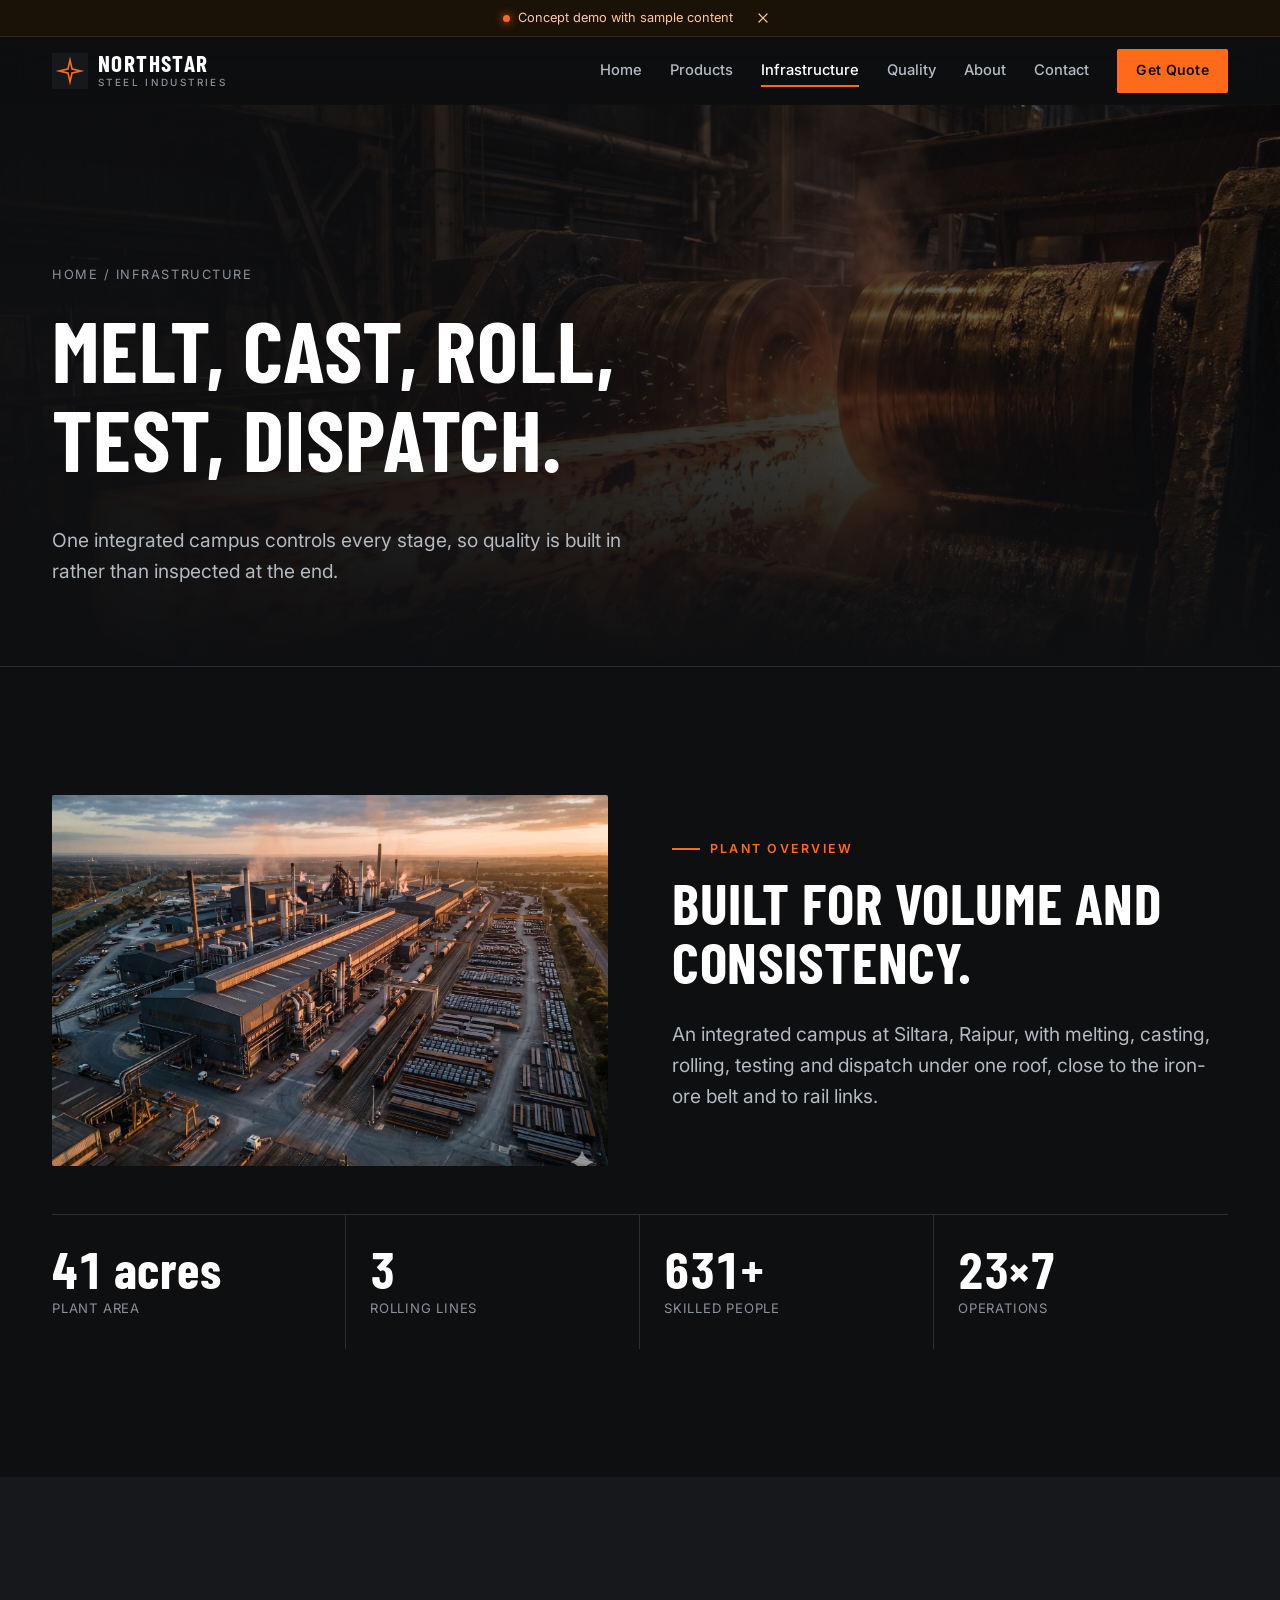
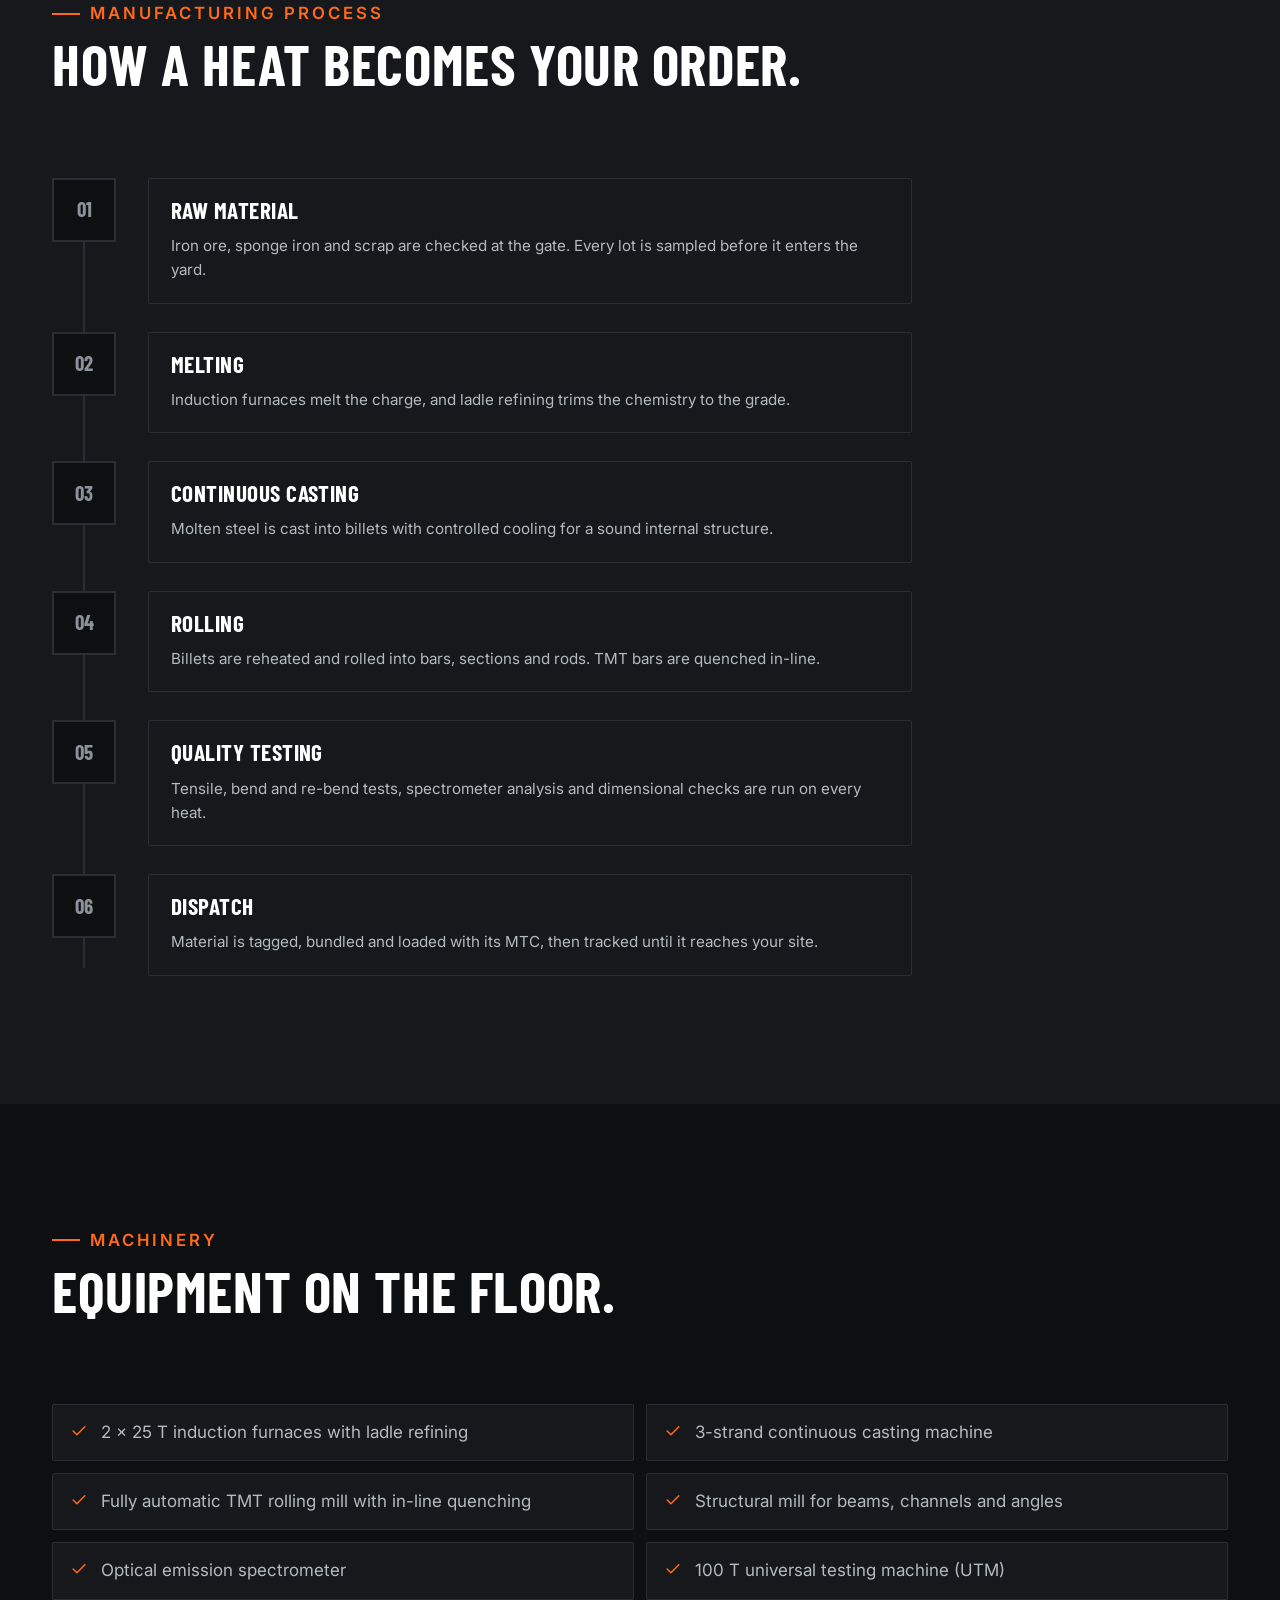
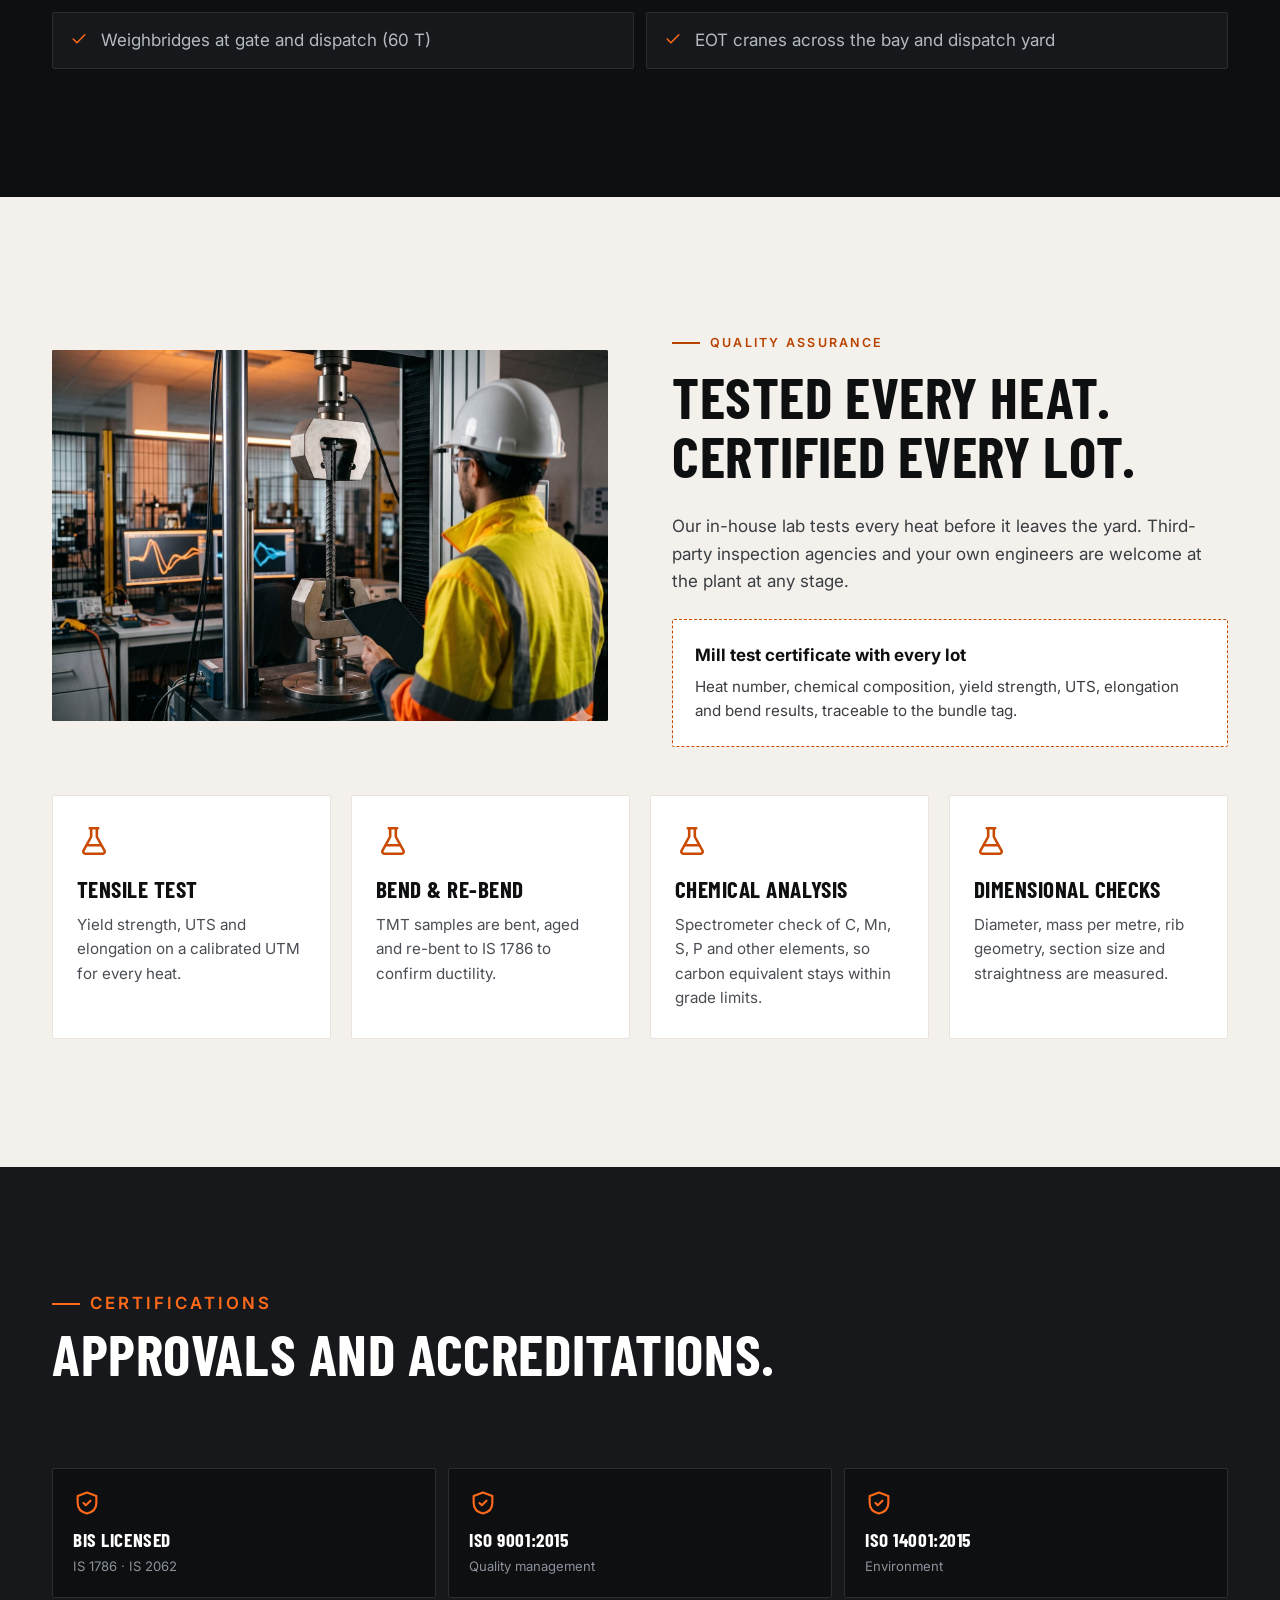
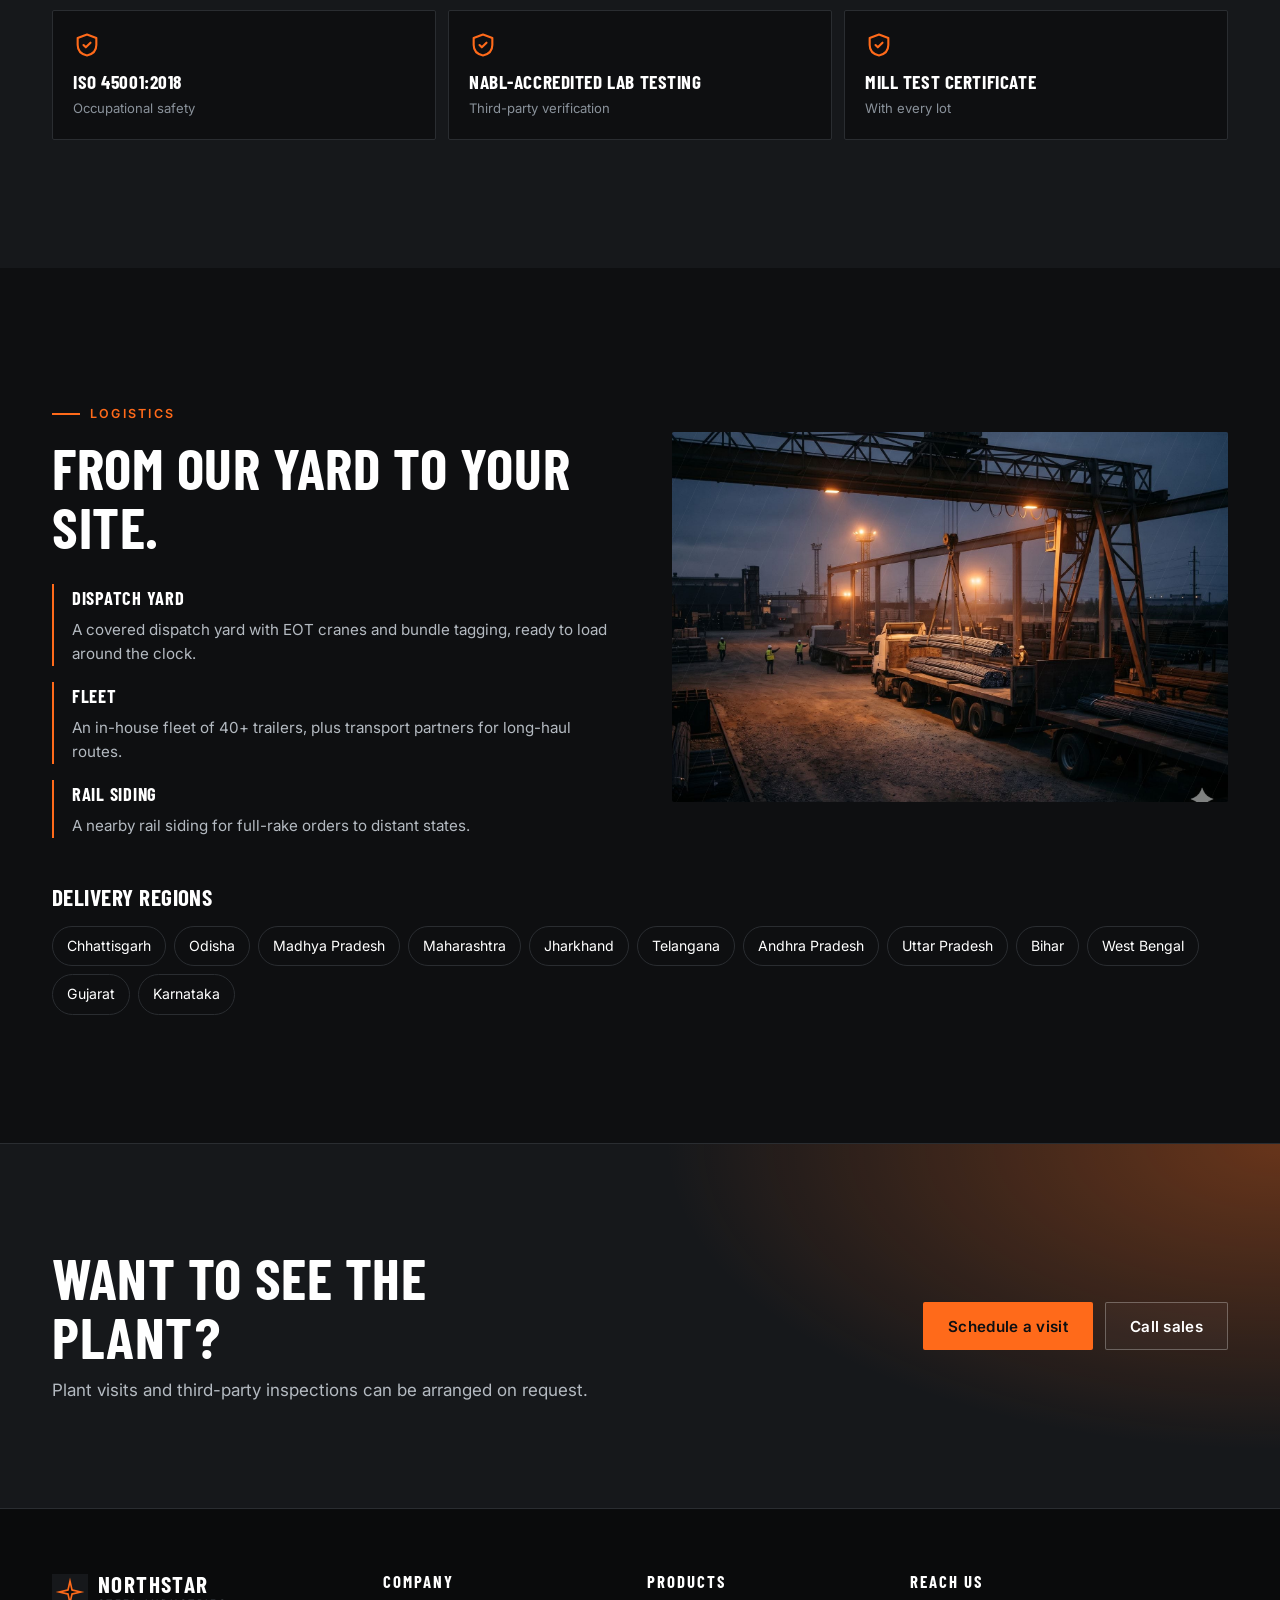
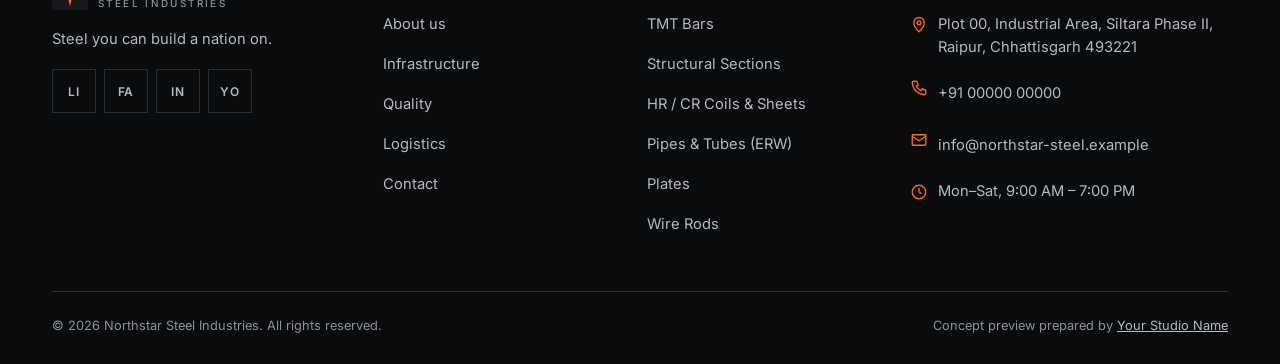
<file: infrastructure.html>
<!doctype html>
<html lang="en-IN">
<head>
<meta charset="utf-8">
<meta name="viewport" content="width=device-width, initial-scale=1, viewport-fit=cover">
<title>Infrastructure, Quality & Logistics | Steel Manufacturer</title>
<meta name="description" content="Integrated steel plant, manufacturing process, in-house testing lab and dispatch network.">
<meta name="robots" content="noindex,nofollow">
<meta name="theme-color" content="#0E0F11">
<meta property="og:type" content="website">
<meta property="og:site_name" content="Steel Industries">
<meta property="og:title" content="Infrastructure, Quality & Logistics">
<meta property="og:description" content="Integrated plant, in-house testing lab and dispatch network.">
<meta property="og:image" content="assets/images/process-rolling.jpg">
<meta name="twitter:card" content="summary_large_image">
<link rel="icon" href="favicon.svg" type="image/svg+xml">
<link rel="preconnect" href="https://fonts.googleapis.com">
<link rel="preconnect" href="https://fonts.gstatic.com" crossorigin>
<link rel="stylesheet" href="https://fonts.googleapis.com/css2?family=Barlow+Condensed:wght@500;600;700&family=Inter:wght@400;500;600&display=swap">
<link rel="stylesheet" href="css/styles.css">
<script src="js/config.js" defer></script>
<script src="js/main.js" defer></script>
</head>
<body data-page="infrastructure">
<a class="skip" href="#main">Skip to content</a>
<header class="site-header" id="siteHeader"></header>

<main id="main">
  <section class="page-hero">
    <div class="media"><img src="assets/images/process-rolling.jpg" alt="" width="1920" height="1080" decoding="async" onerror="this.remove()"></div>
    <div class="container">
      <p class="crumbs"><a href="index.html">Home</a> / Infrastructure</p>
      <h1>Melt, cast, roll, test, dispatch.</h1>
      <p class="lead">One integrated campus controls every stage, so quality is built in rather than inspected at the end.</p>
    </div>
  </section>

  <section class="section" aria-labelledby="plantTitle">
    <div class="container">
      <div class="split">
        <div class="media"><img src="assets/images/about-plant.jpg" alt="Aerial view of the integrated steel plant with melt shop, rolling mill and dispatch yard" width="1600" height="1195" loading="lazy" decoding="async" onerror="this.remove()"></div>
        <div>
          <p class="eyebrow">Plant overview</p>
          <h2 id="plantTitle">Built for volume and consistency.</h2>
          <p class="lead" data-c="plant.overview"></p>
        </div>
      </div>
      <div class="stats" id="plantFacts" aria-label="Plant figures"></div>
    </div>
  </section>

  <section class="section section--alt" aria-labelledby="tlTitle">
    <div class="container">
      <div class="sec-head">
        <p class="eyebrow">Manufacturing process</p>
        <h2 id="tlTitle">How a heat becomes your order.</h2>
      </div>
      <ol class="timeline" id="timeline"></ol>
    </div>
  </section>

  <section class="section" aria-labelledby="macTitle">
    <div class="container">
      <div class="sec-head">
        <p class="eyebrow">Machinery</p>
        <h2 id="macTitle">Equipment on the floor.</h2>
      </div>
      <ul class="ticks ticks--2" id="machinery"></ul>
    </div>
  </section>

  <section class="section section--paper" id="quality" aria-labelledby="qTitle">
    <div class="container">
      <div class="split">
        <div class="media"><img src="assets/images/quality-lab.jpg" alt="Metallurgist checking a steel sample on a spectrometer in the in-house lab" width="1600" height="1195" loading="lazy" decoding="async" onerror="this.remove()"></div>
        <div>
          <p class="eyebrow">Quality assurance</p>
          <h2 id="qTitle">Tested every heat. Certified every lot.</h2>
          <p>Our in-house lab tests every heat before it leaves the yard. Third-party inspection agencies and your own engineers are welcome at the plant at any stage.</p>
          <div class="mtc" style="background:#fff;border-color:#C94A00">
            <b style="color:#0E0F11">Mill test certificate with every lot</b>
            <p>Heat number, chemical composition, yield strength, UTS, elongation and bend results, traceable to the bundle tag.</p>
          </div>
        </div>
      </div>
      <div class="grid grid-4" id="qualityTests" style="margin-top:48px"></div>
    </div>
  </section>

  <section class="section section--alt" aria-labelledby="certTitle">
    <div class="container">
      <div class="sec-head">
        <p class="eyebrow">Certifications</p>
        <h2 id="certTitle">Approvals and accreditations.</h2>
      </div>
      <div class="badges" id="certGrid"></div>
    </div>
  </section>

  <section class="section" id="logistics" aria-labelledby="logTitle">
    <div class="container">
      <div class="split split--rev">
        <div class="media"><img src="assets/images/logistics-dispatch.jpg" alt="Trucks loaded with bundled TMT bars leaving the dispatch yard" width="1600" height="1195" loading="lazy" decoding="async" onerror="this.remove()"></div>
        <div>
          <p class="eyebrow">Logistics</p>
          <h2 id="logTitle">From our yard to your site.</h2>
          <div class="feature-list">
            <div><b>Dispatch yard</b><p data-c="logistics.yard"></p></div>
            <div><b>Fleet</b><p data-c="logistics.fleet"></p></div>
            <div><b>Rail siding</b><p data-c="logistics.rail"></p></div>
          </div>
        </div>
      </div>
      <h3 style="margin:48px 0 16px">Delivery regions</h3>
      <ul class="regions" id="regions"></ul>
    </div>
  </section>

  <section class="cta-band" aria-labelledby="ctaTitle">
    <div class="container">
      <div>
        <h2 id="ctaTitle">Want to see the plant?</h2>
        <p>Plant visits and third-party inspections can be arranged on request.</p>
      </div>
      <div class="btn-row">
        <a class="btn btn-primary" href="contact.html">Schedule a visit</a>
        <a class="btn btn-ghost" data-tel href="#">Call sales</a>
      </div>
    </div>
  </section>
</main>

<footer class="site-footer" id="siteFooter"></footer>
</body>
</html>
</file>
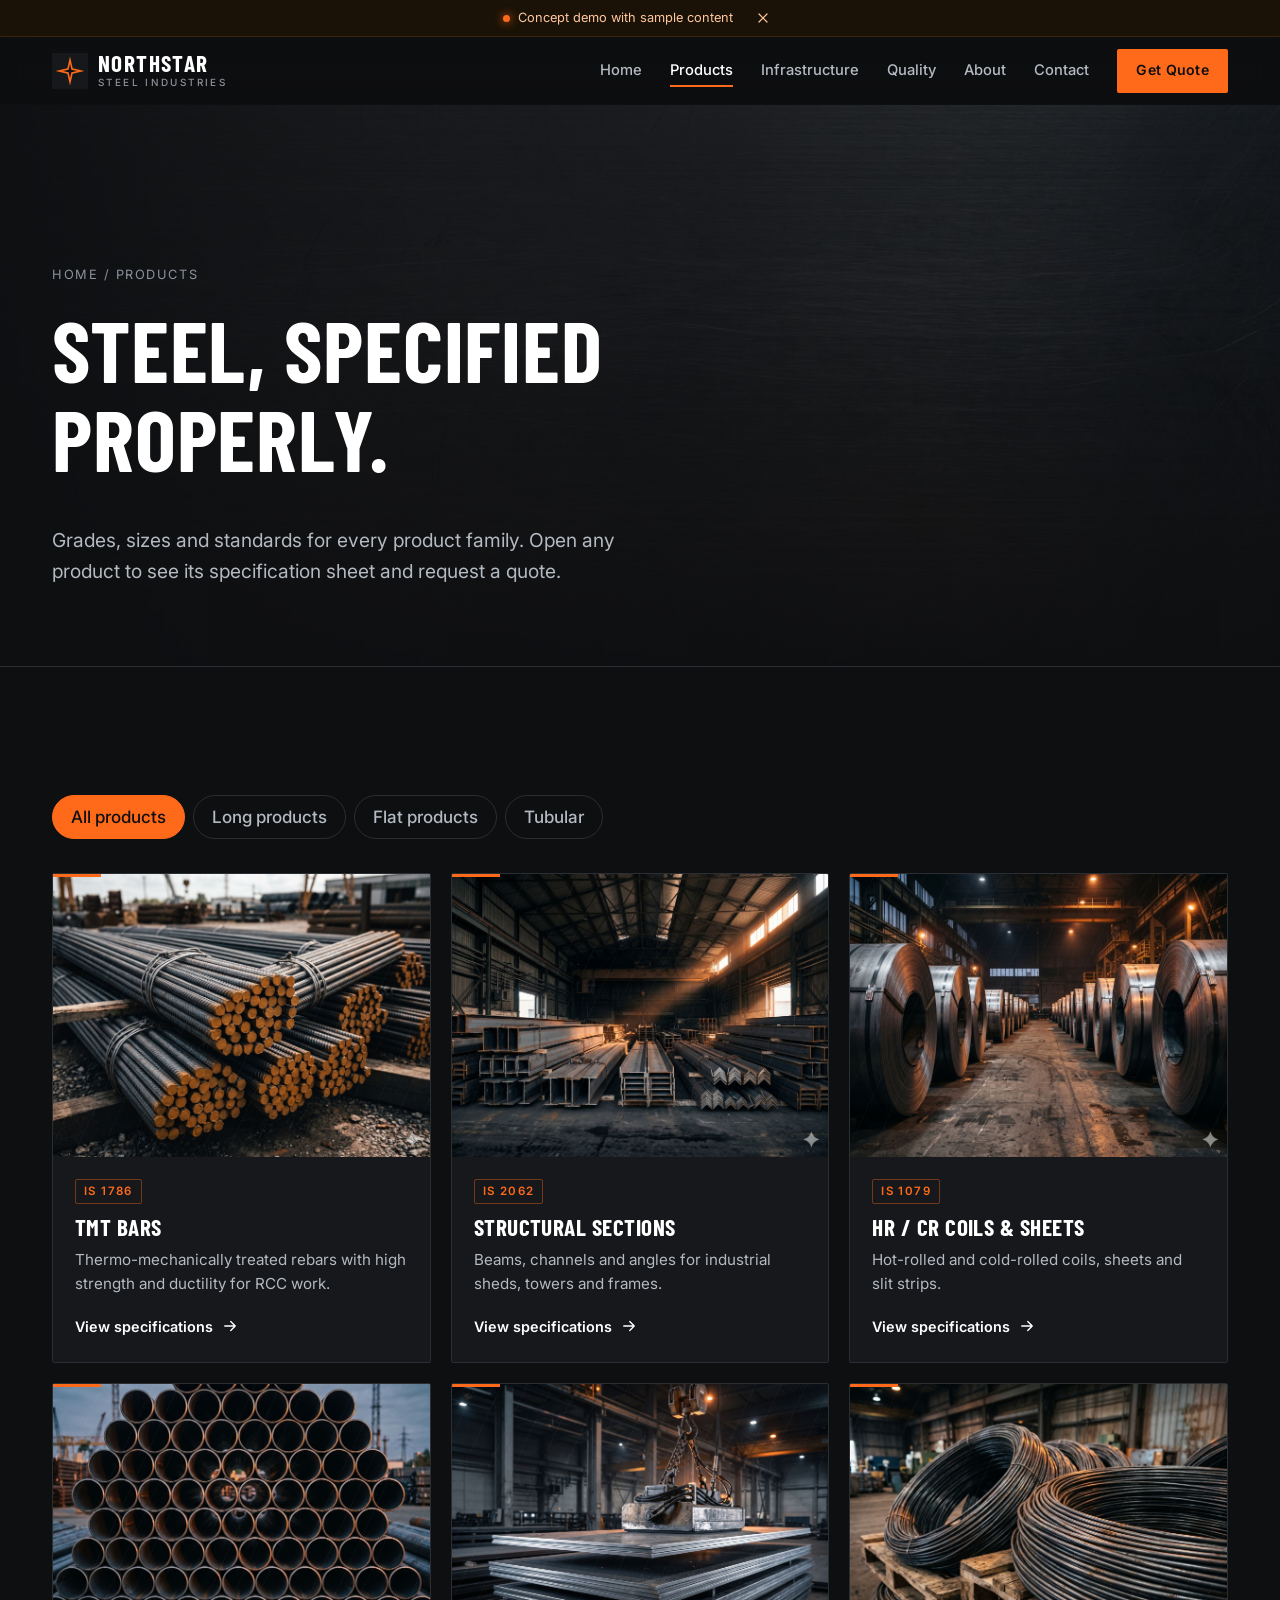
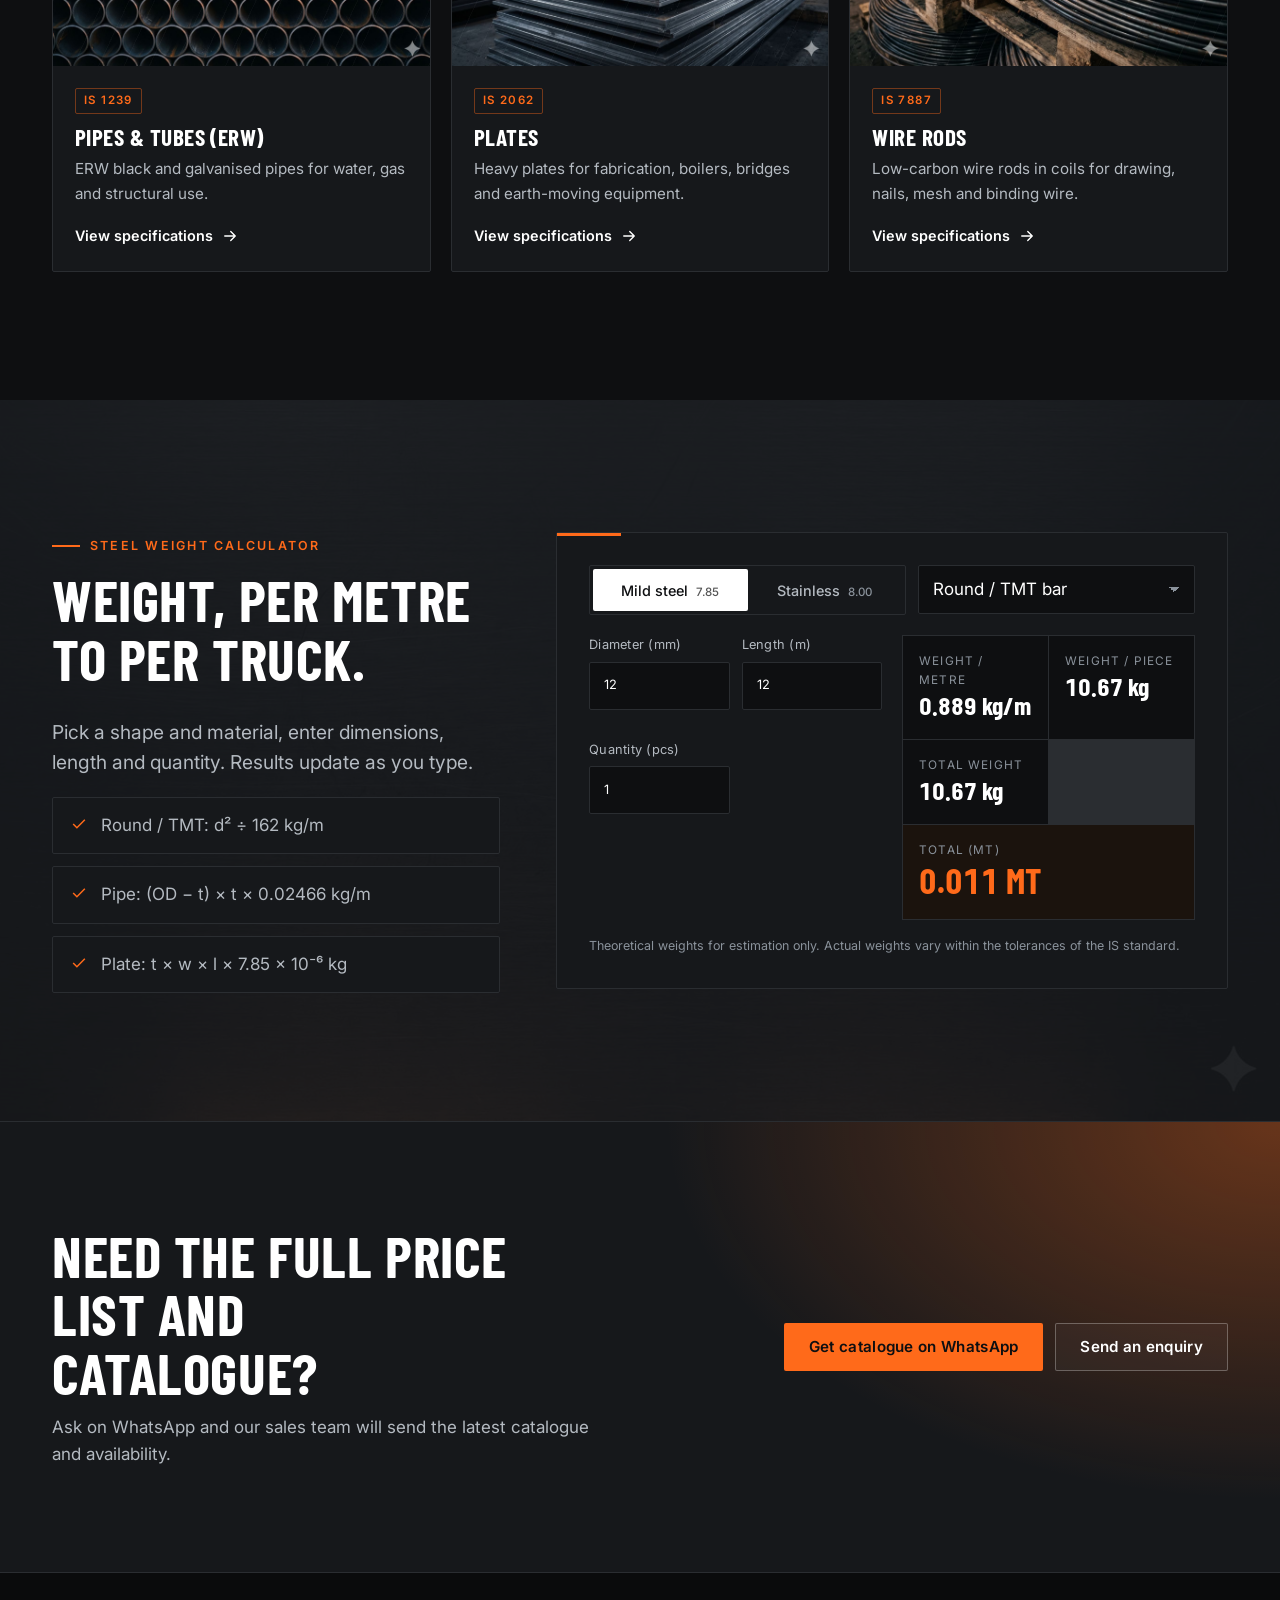
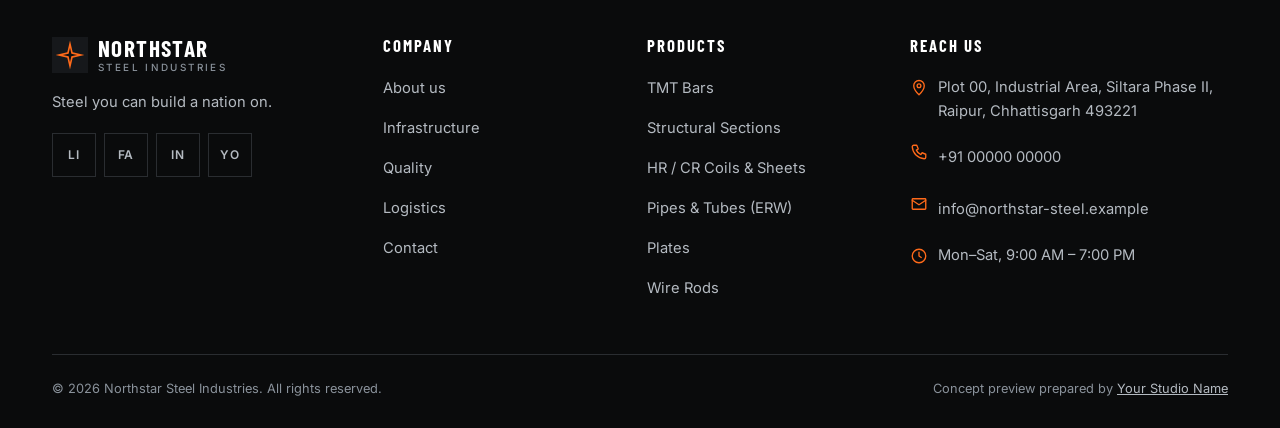
<file: products.html>
<!doctype html>
<html lang="en-IN">
<head>
<meta charset="utf-8">
<meta name="viewport" content="width=device-width, initial-scale=1, viewport-fit=cover">
<title>Steel Products: TMT, Structural, Coils, Pipes, Plates</title>
<meta name="description" content="Steel product catalogue with grades, sizes and standards, plus a steel weight calculator.">
<meta name="robots" content="noindex,nofollow">
<meta name="theme-color" content="#0E0F11">
<meta property="og:type" content="website">
<meta property="og:site_name" content="Steel Industries">
<meta property="og:title" content="Steel Products">
<meta property="og:description" content="Steel product catalogue with grades, sizes and standards.">
<meta property="og:image" content="assets/images/hero-furnace.jpg">
<meta name="twitter:card" content="summary_large_image">
<link rel="icon" href="favicon.svg" type="image/svg+xml">
<link rel="preconnect" href="https://fonts.googleapis.com">
<link rel="preconnect" href="https://fonts.gstatic.com" crossorigin>
<link rel="stylesheet" href="https://fonts.googleapis.com/css2?family=Barlow+Condensed:wght@500;600;700&family=Inter:wght@400;500;600&display=swap">
<link rel="stylesheet" href="css/styles.css">
<script src="js/config.js" defer></script>
<script src="js/calculator.js" defer></script>
<script src="js/main.js" defer></script>
</head>
<body data-page="products">
<a class="skip" href="#main">Skip to content</a>
<header class="site-header" id="siteHeader"></header>

<main id="main">
  <section class="page-hero">
    <div class="media"><img src="assets/images/texture-steel.jpg" alt="" width="1920" height="1080" decoding="async" onerror="this.remove()"></div>
    <div class="container">
      <p class="crumbs"><a href="index.html">Home</a> / Products</p>
      <h1>Steel, specified properly.</h1>
      <p class="lead">Grades, sizes and standards for every product family. Open any product to see its specification sheet and request a quote.</p>
    </div>
  </section>

  <section class="section" aria-labelledby="catTitle">
    <div class="container">
      <h2 id="catTitle" class="sr">Product catalogue</h2>
      <div class="filters" id="filters" role="group" aria-label="Filter products">
        <button type="button" data-filter="all" aria-pressed="true">All products</button>
        <button type="button" data-filter="long" aria-pressed="false">Long products</button>
        <button type="button" data-filter="flat" aria-pressed="false">Flat products</button>
        <button type="button" data-filter="tubular" aria-pressed="false">Tubular</button>
      </div>
      <div class="grid grid-3" id="catalogue"></div>
    </div>
  </section>

  <section class="section section--texture" id="calculator" aria-labelledby="calcTitle">
    <div class="container calc-wrap">
      <div>
        <p class="eyebrow">Steel weight calculator</p>
        <h2 id="calcTitle">Weight, per metre to per truck.</h2>
        <p class="lead">Pick a shape and material, enter dimensions, length and quantity. Results update as you type.</p>
        <ul class="ticks">
          <li><svg class="ic" viewBox="0 0 24 24" fill="none" stroke="currentColor" stroke-width="1.8" aria-hidden="true"><path d="m5 12 4.5 4.5L19 7"/></svg>Round / TMT: d² ÷ 162 kg/m</li>
          <li><svg class="ic" viewBox="0 0 24 24" fill="none" stroke="currentColor" stroke-width="1.8" aria-hidden="true"><path d="m5 12 4.5 4.5L19 7"/></svg>Pipe: (OD − t) × t × 0.02466 kg/m</li>
          <li><svg class="ic" viewBox="0 0 24 24" fill="none" stroke="currentColor" stroke-width="1.8" aria-hidden="true"><path d="m5 12 4.5 4.5L19 7"/></svg>Plate: t × w × l × 7.85 × 10⁻⁶ kg</li>
        </ul>
      </div>
      <div class="calc" data-calc></div>
    </div>
  </section>

  <section class="cta-band" aria-labelledby="ctaTitle">
    <div class="container">
      <div>
        <h2 id="ctaTitle">Need the full price list and catalogue?</h2>
        <p>Ask on WhatsApp and our sales team will send the latest catalogue and availability.</p>
      </div>
      <div class="btn-row">
        <a class="btn btn-primary" data-wa="Hello, please send your product catalogue." href="#">Get catalogue on WhatsApp</a>
        <a class="btn btn-ghost" href="contact.html">Send an enquiry</a>
      </div>
    </div>
  </section>
</main>

<div class="backdrop" id="backdrop" hidden></div>
<aside class="drawer" id="drawer" role="dialog" aria-modal="true" aria-labelledby="drawerTitle" hidden>
  <button type="button" class="drawer-close" aria-label="Close specifications">
    <svg class="ic" viewBox="0 0 24 24" fill="none" stroke="currentColor" stroke-width="1.8" stroke-linecap="round" aria-hidden="true"><path d="M6 6l12 12M18 6 6 18"/></svg>
  </button>
  <div class="drawer-body"></div>
</aside>

<footer class="site-footer" id="siteFooter"></footer>
</body>
</html>
</file>
<file: css/styles.css>
/* Northstar demo: dark industrial theme. Accent is overridden at runtime from config.accent */
:root{
  --ink:#0E0F11; --ink-2:#16181B; --ink-3:#1E2125; --line:#2A2D31;
  --steel:#8A929B; --steel-l:#B4BAC1; --paper:#F4F1EC; --paper-2:#E9E4DC;
  --accent:#FF6A1A; --accent-ink:#0E0F11;
  --display:"Barlow Condensed","Oswald","Arial Narrow",sans-serif;
  --sans:"Inter",system-ui,-apple-system,"Segoe UI",Roboto,sans-serif;
  --r:2px; --wrap:1240px; --gut:20px;
  --sec:clamp(64px,10vw,128px);
  --ease:cubic-bezier(.2,.7,.2,1);
  --hdr:68px;
}
*,*::before,*::after{box-sizing:border-box}
html{-webkit-text-size-adjust:100%;overflow-x:clip;scroll-behavior:smooth;scroll-padding-top:84px}
body{margin:0;background:var(--ink);color:var(--steel-l);font:400 16px/1.6 var(--sans);overflow-x:clip;-webkit-font-smoothing:antialiased}
@media (min-width:768px){body{font-size:17px}}
img,svg{display:block;max-width:100%}
a{color:inherit}
button,input,select,textarea{font:inherit;color:inherit}
h1,h2,h3{font-family:var(--display);font-weight:700;color:#fff;line-height:1.02;margin:0 0 .5em;letter-spacing:.01em;text-transform:uppercase}
h2{font-size:clamp(2.1rem,5.5vw,3.6rem)}
h3{font-size:1.45rem;letter-spacing:.02em}
p{margin:0 0 1em}
:focus-visible{outline:3px solid var(--accent);outline-offset:3px}
.sr{position:absolute;width:1px;height:1px;overflow:hidden;clip:rect(0 0 0 0);white-space:nowrap}
.skip{position:absolute;left:12px;top:-60px;z-index:200;background:var(--accent);color:var(--accent-ink);padding:10px 16px;font-weight:600}
.skip:focus{top:12px}
.container{width:100%;max-width:var(--wrap);margin:0 auto;padding:0 var(--gut)}
@media (min-width:768px){:root{--gut:32px}}
.section{padding:var(--sec) 0;position:relative}
.section--alt{background:var(--ink-2)}
.section--paper{background:var(--paper);color:#3A3D42}
.section--paper h2,.section--paper h3{color:var(--ink)}
.section--texture{background:var(--ink-2) url(../assets/images/texture-steel.jpg) center/cover}
.section--texture::before{content:"";position:absolute;inset:0;background:rgba(22,24,27,.9)}
.section--texture>*{position:relative}
.eyebrow{display:inline-flex;align-items:center;gap:10px;font:600 .78rem/1 var(--sans);letter-spacing:.18em;text-transform:uppercase;color:var(--accent);margin-bottom:18px}
.eyebrow::before{content:"";width:28px;height:2px;background:currentColor}
.section--paper .eyebrow{color:#B84300}
.sec-head{display:grid;gap:12px;margin-bottom:clamp(32px,5vw,56px);max-width:760px}
.sec-head p{font-size:1.05rem;margin:0}
.sec-head--row{max-width:none}
@media (min-width:900px){.sec-head--row{grid-template-columns:1fr auto;align-items:end;gap:40px}}
.lead{font-size:clamp(1.05rem,2.2vw,1.2rem);color:var(--steel-l)}
.ic{width:24px;height:24px;flex:none}

/* Buttons */
.btn{display:inline-flex;align-items:center;justify-content:center;gap:10px;min-height:48px;padding:0 24px;border-radius:var(--r);border:1px solid transparent;font:600 .95rem/1 var(--sans);letter-spacing:.02em;text-decoration:none;cursor:pointer;transition:transform .25s var(--ease),background .25s,border-color .25s,color .25s;white-space:nowrap}
.btn .ic{width:18px;height:18px}
.btn-primary{background:var(--accent);color:var(--accent-ink)}
.btn-primary:hover{background:#fff;transform:translateY(-2px)}
.btn-ghost{border-color:rgba(255,255,255,.28);color:#fff;background:rgba(255,255,255,.03)}
.btn-ghost:hover{border-color:#fff;transform:translateY(-2px)}
.section--paper .btn-ghost{color:var(--ink);border-color:rgba(14,15,17,.3)}
.btn-sm{min-height:44px;padding:0 18px;font-size:.88rem}
.btn-row{display:flex;flex-wrap:wrap;gap:12px}

/* Ribbon */
.ribbon{display:flex;align-items:center;justify-content:center;gap:8px;background:#1A1206;border-bottom:1px solid #3A2410;color:#FFC79F;font-size:.8rem;padding:0 8px 0 16px;min-height:36px}
.ribbon p{margin:0;display:flex;align-items:center;gap:8px}
.ribbon .dot{width:7px;height:7px;border-radius:50%;background:var(--accent);box-shadow:0 0 10px var(--accent)}
.ribbon button{background:none;border:0;width:44px;height:36px;display:grid;place-items:center;cursor:pointer;color:#FFC79F}
.ribbon .ic{width:16px;height:16px}

/* Header */
.site-header{position:sticky;top:0;z-index:100;isolation:isolate;height:var(--hdr);border-bottom:1px solid transparent;transition:border-color .3s}
/* Blur lives on a pseudo-element: backdrop-filter on the header itself would make it the containing block for the fixed mobile nav */
.site-header::before{content:"";position:absolute;inset:0;z-index:-1;background:rgba(14,15,17,.72);backdrop-filter:blur(14px);-webkit-backdrop-filter:blur(14px);transition:background .3s;pointer-events:none}
.site-header.scrolled{border-color:var(--line)}
.site-header.scrolled::before{background:rgba(14,15,17,.92)}
.hdr{display:flex;align-items:center;gap:16px;height:100%}
.logo{display:flex;align-items:center;gap:10px;text-decoration:none;color:#fff;margin-right:auto}
.logo-text{display:flex;flex-direction:column;line-height:1}
.logo-text b{font:700 1.45rem/1 var(--display);letter-spacing:.06em;text-transform:uppercase}
.logo-text small{font:500 .62rem/1.3 var(--sans);letter-spacing:.24em;text-transform:uppercase;color:var(--steel)}
.nav ul{list-style:none;margin:0;padding:0;display:flex;gap:4px}
.nav a{display:flex;align-items:center;min-height:44px;padding:0 12px;text-decoration:none;font-size:.92rem;font-weight:500;color:var(--steel-l);position:relative}
.nav a:hover,.nav a[aria-current="page"]{color:#fff}
.nav a[aria-current="page"]::after{content:"";position:absolute;left:12px;right:12px;bottom:6px;height:2px;background:var(--accent)}
.nav-mobile-cta{display:none}
.burger{display:none;width:44px;height:44px;background:none;border:1px solid var(--line);border-radius:var(--r);cursor:pointer;flex-direction:column;align-items:center;justify-content:center;gap:5px}
.burger span{width:20px;height:2px;background:#fff;transition:transform .3s var(--ease),opacity .2s}
.nav-open .burger span:nth-child(1){transform:translateY(7px) rotate(45deg)}
.nav-open .burger span:nth-child(2){opacity:0}
.nav-open .burger span:nth-child(3){transform:translateY(-7px) rotate(-45deg)}
@media (max-width:1023px){
  .burger{display:flex}
  .hdr-cta{display:none}
  .nav{position:fixed;left:0;right:0;top:var(--hdr);bottom:0;height:calc(100dvh - var(--hdr));background:var(--ink);padding:24px var(--gut) 40px;overflow-y:auto;transform:translateX(100%);visibility:hidden;transition:transform .35s var(--ease),visibility .35s}
  .nav-open .nav{transform:none;visibility:visible}
  .nav ul{flex-direction:column;gap:0}
  .nav a{font:600 1.9rem/1 var(--display);text-transform:uppercase;letter-spacing:.03em;color:#fff;min-height:60px;border-bottom:1px solid var(--line);padding:0}
  .nav a[aria-current="page"]{color:var(--accent)}
  .nav a[aria-current="page"]::after{display:none}
  .nav-mobile-cta{display:grid;gap:12px;margin-top:28px}
  .nav-mobile-cta a{font:600 1rem/1 var(--sans);min-height:52px;border:0;text-transform:none;justify-content:center;padding:0 20px}
  .nav-mobile-cta .btn-ghost{border:1px solid rgba(255,255,255,.28);color:#fff}
  .nav-mobile-cta .btn-primary{color:var(--accent-ink)}
  .nav-open{overflow:hidden}
}
.lock{overflow:hidden}

/* Media fallback */
.media{position:relative;overflow:hidden;background:radial-gradient(120% 90% at 75% 30%,rgba(255,106,26,.28),transparent 55%),linear-gradient(160deg,#24272C 0%,#121316 70%)}
.media::after{content:"";position:absolute;inset:0;background:repeating-linear-gradient(115deg,transparent 0 22px,rgba(255,255,255,.025) 22px 23px);pointer-events:none}
.media img{width:100%;height:100%;object-fit:cover;position:relative;z-index:0}

/* Hero */
.hero{position:relative;min-height:calc(100svh - var(--hdr));display:flex;align-items:flex-end;overflow:hidden;isolation:isolate;padding:120px 0 0}
.hero-media{position:absolute;inset:0;z-index:-3;background:radial-gradient(70% 60% at 82% 45%,rgba(255,106,26,.45),rgba(255,106,26,.06) 45%,transparent 70%),linear-gradient(180deg,#141518,#0E0F11)}
.hero-media img{width:100%;height:100%;object-fit:cover;object-position:right center;transform-origin:70% 50%;animation:heroZoom 18s ease-out forwards}
@keyframes heroZoom{from{transform:scale(1)}to{transform:scale(1.08)}}
.hero::before{content:"";position:absolute;inset:0;z-index:-2;background:linear-gradient(90deg,rgba(14,15,17,.97) 0%,rgba(14,15,17,.9) 55%,rgba(14,15,17,.6) 100%),linear-gradient(0deg,rgba(14,15,17,1) 0%,rgba(14,15,17,0) 45%)}
@media (min-width:900px){.hero::before{background:linear-gradient(90deg,rgba(14,15,17,.95) 0%,rgba(14,15,17,.78) 38%,rgba(14,15,17,.15) 75%),linear-gradient(0deg,rgba(14,15,17,1) 0%,rgba(14,15,17,0) 40%)}}
#embers{position:absolute;inset:0;width:100%;height:100%;z-index:-1;pointer-events:none}
.hero-inner{width:100%;padding-bottom:40px}
.hero h1{font-size:clamp(2.9rem,11vw,6.6rem);line-height:.92;margin-bottom:24px;max-width:13ch}
.hero h1 .line{display:block;overflow:hidden;padding-bottom:.04em}
.hero h1 .line>span{display:inline-block;animation:rise 1.1s var(--ease) var(--d,0s) both}
.hero h1 .line:last-child{color:var(--accent)}
@keyframes rise{from{transform:translateY(105%)}to{transform:none}}
.hero .lead{max-width:540px;margin-bottom:32px;color:#C9CED4}
[data-hero-fade]{animation:fadeUp .9s var(--ease) .6s both}
@keyframes fadeUp{from{opacity:0;transform:translateY(20px)}to{opacity:1;transform:none}}
.stats{display:grid;grid-template-columns:repeat(2,1fr);border-top:1px solid var(--line);margin-top:48px}
.stat{padding:22px 16px 24px 0;border-bottom:1px solid var(--line)}
.stat:nth-child(odd){border-right:1px solid var(--line)}
.stat:nth-child(even){padding-left:16px}
.stat strong{display:block;font:700 clamp(2rem,6vw,3.2rem)/1 var(--display);color:#fff;letter-spacing:.01em;font-variant-numeric:tabular-nums}
.stat span{font-size:.82rem;letter-spacing:.06em;text-transform:uppercase;color:var(--steel)}
@media (min-width:900px){.stats{grid-template-columns:repeat(4,1fr)}.stat{border-bottom:0;border-right:1px solid var(--line);padding:28px 24px}.stat:first-child{padding-left:0}.stat:last-child{border-right:0}.stat:nth-child(even){padding-left:24px}}

/* Page hero */
.page-hero{position:relative;padding:clamp(80px,14vw,160px) 0 clamp(48px,7vw,80px);overflow:hidden;isolation:isolate;border-bottom:1px solid var(--line)}
.page-hero .media{position:absolute;inset:0;z-index:-2}
.page-hero::before{content:"";position:absolute;inset:0;z-index:-1;background:linear-gradient(90deg,rgba(14,15,17,.96),rgba(14,15,17,.75) 60%,rgba(14,15,17,.5)),linear-gradient(0deg,var(--ink),transparent 60%)}
.page-hero h1{font-size:clamp(2.6rem,8vw,5.4rem);max-width:16ch}
.page-hero .lead{max-width:620px;margin:0}
.crumbs{font-size:.8rem;letter-spacing:.12em;text-transform:uppercase;color:var(--steel);margin-bottom:20px}
.crumbs a{text-decoration:none}.crumbs a:hover{color:#fff}

/* Marquee */
.marquee{display:flex;overflow:hidden;border-block:1px solid var(--line);background:var(--ink-2);-webkit-mask:linear-gradient(90deg,transparent,#000 8%,#000 92%,transparent);mask:linear-gradient(90deg,transparent,#000 8%,#000 92%,transparent)}
.mq-track{display:flex;flex:none;gap:48px;padding:22px 24px;margin:0;list-style:none;animation:mq 38s linear infinite}
.marquee:hover .mq-track{animation-play-state:paused}
.mq-track li{display:flex;align-items:center;gap:10px;white-space:nowrap}
.mq-track .ic{color:var(--accent)}
.mq-track b{font:600 1.15rem/1 var(--display);letter-spacing:.06em;text-transform:uppercase;color:#fff}
.mq-track span{font-size:.8rem;color:var(--steel)}
@keyframes mq{to{transform:translateX(-100%)}}

/* Product cards */
.grid{display:grid;gap:20px}
@media (min-width:640px){.grid-2,.grid-3{grid-template-columns:repeat(2,1fr)}}
@media (min-width:1024px){.grid-3{grid-template-columns:repeat(3,1fr)}.grid-4{grid-template-columns:repeat(4,1fr)}}
@media (min-width:640px) and (max-width:1023px){.grid-4{grid-template-columns:repeat(2,1fr)}}
.pcard{display:flex;flex-direction:column;text-align:left;text-decoration:none;background:var(--ink-2);border:1px solid var(--line);border-radius:var(--r);overflow:hidden;position:relative;cursor:pointer;padding:0;transition:transform .35s var(--ease),border-color .35s,box-shadow .35s;color:inherit;width:100%}
.pcard::before{content:"";position:absolute;left:0;top:0;height:3px;width:48px;background:var(--accent);z-index:2;transition:width .45s var(--ease)}
.pcard:hover{transform:translateY(-6px);border-color:#3A3E44;box-shadow:0 24px 50px -24px rgba(0,0,0,.8)}
.pcard:hover::before{width:100%}
.pcard .media{aspect-ratio:4/3}
.pcard .media img{transition:transform .8s var(--ease)}
.pcard:hover .media img{transform:scale(1.04)}
.pc-body{padding:22px 22px 24px;display:flex;flex-direction:column;flex:1}
.pc-body h3{margin:12px 0 8px}
.pc-body p{font-size:.95rem;margin-bottom:18px;flex:1}
.tag{display:inline-block;align-self:flex-start;font:600 .72rem/1 var(--sans);letter-spacing:.12em;text-transform:uppercase;color:var(--accent);border:1px solid rgba(255,106,26,.4);padding:6px 8px;border-radius:var(--r)}
.pc-link{display:inline-flex;align-items:center;gap:8px;font-weight:600;font-size:.9rem;color:#fff}
.pc-link .ic{width:18px;height:18px;transition:transform .3s var(--ease)}
.pcard:hover .pc-link .ic{transform:translateX(4px)}
.pcard[hidden]{display:none}
.filters{display:flex;gap:8px;overflow-x:auto;padding-bottom:6px;margin-bottom:28px;scrollbar-width:none}
.filters button{flex:none;min-height:44px;padding:0 18px;border-radius:999px;border:1px solid var(--line);background:transparent;color:var(--steel-l);font-weight:500;cursor:pointer;transition:all .25s}
.filters button:hover{border-color:#fff;color:#fff}
.filters button[aria-pressed="true"]{background:var(--accent);border-color:var(--accent);color:var(--accent-ink)}

/* Why */
.why{padding:28px 24px;border:1px solid var(--line);background:var(--ink);position:relative;border-radius:var(--r)}
.section--paper .why{background:#fff;border-color:var(--paper-2)}
.why .ic{width:34px;height:34px;color:var(--accent);margin-bottom:20px}
.section--paper .why .ic{color:#C94A00}
.why-n{position:absolute;right:20px;top:18px;font:700 1rem/1 var(--display);color:var(--steel);letter-spacing:.1em}
.why p{font-size:.95rem;margin:0}
.section--paper .why p{color:#4A4E54}

/* Calculator */
.calc-wrap{display:grid;gap:32px}
@media (min-width:1024px){.calc-wrap{grid-template-columns:.8fr 1.2fr;gap:56px;align-items:center}}
.calc{background:var(--ink-2);border:1px solid var(--line);border-radius:var(--r);padding:clamp(18px,3vw,32px);position:relative}
.calc::before{content:"";position:absolute;inset:0 auto auto 0;width:64px;height:3px;background:var(--accent)}
.calc-top{display:flex;flex-wrap:wrap;gap:12px;margin-bottom:20px}
.seg{display:inline-flex;border:1px solid var(--line);border-radius:var(--r);padding:3px;flex:1 1 260px}
.seg button{flex:1;min-height:42px;border:0;background:transparent;cursor:pointer;color:var(--steel-l);font-weight:500;font-size:.9rem;border-radius:var(--r);padding:0 10px}
.seg button small{color:var(--steel);font-size:.72rem;margin-left:4px}
.seg button[aria-checked="true"]{background:#fff;color:var(--ink)}
.seg button[aria-checked="true"] small{color:#555}
.calc-shape{flex:1 1 220px}
select,input,textarea{width:100%;min-height:48px;background:var(--ink);border:1px solid var(--line);border-radius:var(--r);padding:10px 14px;color:#fff;transition:border-color .2s}
select{appearance:none;background-image:linear-gradient(45deg,transparent 50%,var(--steel) 50%),linear-gradient(135deg,var(--steel) 50%,transparent 50%);background-position:calc(100% - 20px) 50%,calc(100% - 15px) 50%;background-size:5px 5px;background-repeat:no-repeat;padding-right:40px}
select option{background:var(--ink-2);color:#fff}
input:focus,select:focus,textarea:focus{border-color:var(--accent);outline:none;box-shadow:0 0 0 3px rgba(255,106,26,.25)}
[aria-invalid="true"]{border-color:#FF5A5A}
.calc-grid{display:grid;gap:20px}
@media (min-width:640px){.calc-grid{grid-template-columns:1fr 1fr}}
.calc-fields{display:grid;grid-template-columns:1fr 1fr;gap:12px;align-content:start}
.fld{display:flex;flex-direction:column;gap:6px;font-size:.8rem;color:var(--steel-l);letter-spacing:.02em}
.err{font-style:normal;color:#FF8A8A;font-size:.76rem;min-height:1em}
.calc-out{display:grid;grid-template-columns:1fr 1fr;gap:1px;background:var(--line);border:1px solid var(--line);align-content:start}
.calc-out div{background:var(--ink);padding:16px}
.calc-out span{display:block;font-size:.74rem;text-transform:uppercase;letter-spacing:.1em;color:var(--steel)}
.calc-out strong{font:700 1.6rem/1.15 var(--display);color:#fff;font-variant-numeric:tabular-nums;word-break:break-word}
.calc-out .calc-mt{grid-column:1/-1;background:#1B130D}
.calc-out .calc-mt strong{color:var(--accent);font-size:2.2rem}
.calc-note{font-size:.78rem;color:var(--steel);margin:16px 0 0}

/* Process preview */
.pp{list-style:none;margin:0;padding:0;display:grid;grid-template-columns:repeat(2,1fr);gap:1px;background:var(--line);border:1px solid var(--line)}
@media (min-width:900px){.pp{grid-template-columns:repeat(6,1fr)}}
.pp li{background:var(--ink-2);padding:22px 18px;min-height:130px;display:flex;flex-direction:column;justify-content:space-between;transition:background .3s}
.pp li:hover{background:#1E1915}
.pp-n{font:700 2.4rem/1 var(--display);color:var(--accent)}
.pp h3{font-size:1.15rem;margin:16px 0 0}
.split{display:grid;gap:32px;align-items:center}
@media (min-width:900px){.split{grid-template-columns:1fr 1fr;gap:64px}.split--rev>.media{order:2}}
.split .media{aspect-ratio:3/2;border-radius:var(--r)}

/* Timeline */
.timeline{list-style:none;margin:0;padding:0 0 0 64px;position:relative;display:grid;gap:28px;max-width:860px}
.tl-line{position:absolute;left:23px;top:8px;bottom:8px;width:2px;background:var(--line)}
.tl-fill{position:absolute;inset:0;background:linear-gradient(var(--accent),#FFB37A);transform-origin:top;transform:scaleY(0)}
.tl-step{position:relative}
.tl-dot{position:absolute;left:-64px;top:0;width:48px;height:48px;display:grid;place-items:center;border:2px solid var(--line);background:var(--ink);font:700 1.05rem/1 var(--display);color:var(--steel);transition:all .4s var(--ease)}
.tl-step.lit .tl-dot{border-color:var(--accent);color:var(--accent-ink);background:var(--accent);box-shadow:0 0 24px rgba(255,106,26,.45)}
.tl-card{background:var(--ink-2);border:1px solid var(--line);padding:20px 22px;border-radius:var(--r)}
.tl-card p{margin:0;font-size:.95rem}
@media (min-width:768px){.timeline{padding-left:96px}.tl-line{left:31px}.tl-dot{left:-96px;width:64px;height:64px;font-size:1.3rem}}

/* Industries */
.chips{list-style:none;margin:0;padding:0;display:grid;grid-template-columns:repeat(2,1fr);gap:12px}
@media (min-width:640px){.chips{grid-template-columns:repeat(4,1fr)}}
@media (min-width:1024px){.chips{grid-template-columns:repeat(7,1fr)}}
.chips li{display:flex;flex-direction:column;gap:14px;padding:20px 16px;border:1px solid var(--paper-2);background:#fff;color:var(--ink);font-weight:600;font-size:.92rem;border-radius:var(--r);transition:transform .3s var(--ease),border-color .3s}
.chips li:hover{transform:translateY(-4px);border-color:#C94A00}
.chips .ic{width:30px;height:30px;color:#C94A00}

/* Testimonials */
.quotes{display:grid;gap:20px;grid-auto-flow:column;grid-auto-columns:86%;overflow-x:auto;scroll-snap-type:x mandatory;padding-bottom:10px;scrollbar-width:thin}
@media (min-width:900px){.quotes{grid-auto-flow:row;grid-template-columns:repeat(3,1fr);overflow:visible}}
.quote{margin:0;scroll-snap-align:start;padding:28px 24px;border:1px solid var(--line);background:var(--ink-2);display:flex;flex-direction:column;justify-content:space-between;gap:24px;border-radius:var(--r)}
.quote blockquote{margin:0;font-size:1.05rem;color:#E4E6E9;line-height:1.55}
.quote figcaption b{display:block;color:#fff}
.quote figcaption span{font-size:.85rem;color:var(--steel)}
.sample-note{font-size:.78rem;color:var(--steel);margin-top:16px}

/* FAQ */
.faq{max-width:860px;border-top:1px solid var(--line)}
.faq-item{border-bottom:1px solid var(--line)}
.faq-item summary{list-style:none;display:flex;justify-content:space-between;align-items:center;gap:20px;min-height:64px;padding:16px 0;cursor:pointer;font-weight:600;color:#fff;font-size:1.05rem}
.faq-item summary::-webkit-details-marker{display:none}
.plus{width:18px;height:18px;flex:none;position:relative}
.plus::before,.plus::after{content:"";position:absolute;left:0;right:0;top:8px;height:2px;background:var(--accent);transition:transform .3s var(--ease)}
.plus::after{transform:rotate(90deg)}
.faq-item[open] .plus::after{transform:rotate(0)}
.faq-item p{margin:0 0 20px;max-width:720px}

/* CTA band */
.cta-band{position:relative;overflow:hidden;padding:clamp(56px,9vw,104px) 0;background:radial-gradient(80% 140% at 100% 0%,rgba(255,106,26,.35),transparent 60%),var(--ink-2);border-top:1px solid var(--line)}
.cta-band .container{display:grid;gap:28px}
@media (min-width:900px){.cta-band .container{grid-template-columns:1fr auto;align-items:center}}
.cta-band h2{margin:0;max-width:18ch}
.cta-band p{margin:12px 0 0;max-width:560px}

/* Lists, badges */
.ticks{list-style:none;margin:0;padding:0;display:grid;gap:12px}
@media (min-width:768px){.ticks--2{grid-template-columns:1fr 1fr}}
.ticks li{display:flex;gap:12px;align-items:flex-start;padding:14px 16px;border:1px solid var(--line);background:var(--ink-2);border-radius:var(--r)}
.ticks .ic{color:var(--accent);width:20px;height:20px;margin-top:2px}
.badges{display:grid;grid-template-columns:repeat(2,1fr);gap:12px}
@media (min-width:900px){.badges{grid-template-columns:repeat(3,1fr)}}
.badge{display:flex;flex-direction:column;gap:6px;padding:20px;border:1px solid var(--line);background:var(--ink);border-radius:var(--r)}
.badge .ic{color:var(--accent);width:28px;height:28px;margin-bottom:6px}
.badge b{color:#fff;font-family:var(--display);font-size:1.2rem;text-transform:uppercase;letter-spacing:.03em;line-height:1.1}
.badge span{font-size:.82rem;color:var(--steel)}
.regions{list-style:none;margin:0;padding:0;display:flex;flex-wrap:wrap;gap:8px}
.regions li{padding:8px 14px;border:1px solid var(--line);border-radius:999px;font-size:.88rem;color:#fff}
.feature-list{display:grid;gap:16px;margin:24px 0 0}
.feature-list div{padding-left:18px;border-left:2px solid var(--accent)}
.feature-list b{display:block;color:#fff;font-family:var(--display);text-transform:uppercase;letter-spacing:.04em;font-size:1.15rem}
.feature-list p{margin:4px 0 0;font-size:.95rem}
.mtc{margin-top:24px;padding:22px;border:1px dashed rgba(255,106,26,.5);background:#17120E;border-radius:var(--r)}
.mtc b{color:#fff;display:block;margin-bottom:6px}
.mtc p{margin:0;font-size:.95rem}

/* About */
.vm{display:grid;gap:20px}
@media (min-width:768px){.vm{grid-template-columns:1fr 1fr}}
.vm div{padding:32px 28px;background:#fff;border:1px solid var(--paper-2);border-top:3px solid #C94A00}
.vm p{font-size:1.15rem;color:#2E3135;margin:0}
.milestones{list-style:none;margin:0;padding:0;display:grid;gap:1px;background:var(--line);border:1px solid var(--line)}
@media (min-width:900px){.milestones{grid-template-columns:repeat(5,1fr)}}
.milestones li{background:var(--ink-2);padding:24px 20px}
.milestones b{display:block;font:700 2.4rem/1 var(--display);color:var(--accent);margin-bottom:10px}
.leader{display:flex;flex-direction:column;gap:4px;padding:24px;border:1px solid var(--line);background:var(--ink-2);border-radius:var(--r)}
.avatar{width:72px;height:72px;display:grid;place-items:center;background:linear-gradient(140deg,#2A2D31,#16181B);border:1px solid var(--line);font:700 1.6rem/1 var(--display);color:var(--accent);margin-bottom:14px}
.leader b{color:#fff}
.leader span:last-child{font-size:.88rem;color:var(--steel)}

/* Contact */
.contact-grid{display:grid;gap:28px}
@media (min-width:1024px){.contact-grid{grid-template-columns:1.4fr .9fr;gap:40px;align-items:start}}
.card{background:var(--ink-2);border:1px solid var(--line);border-radius:var(--r);padding:clamp(20px,3.5vw,40px);position:relative}
.card::before{content:"";position:absolute;left:0;top:0;width:64px;height:3px;background:var(--accent)}
.form-grid{display:grid;gap:16px}
@media (min-width:640px){.form-grid{grid-template-columns:1fr 1fr}.form-grid .full{grid-column:1/-1}}
.form-grid label{display:flex;flex-direction:column;gap:6px;font-size:.85rem;font-weight:500;color:#DDE0E4}
.form-grid label i{font-style:normal;color:var(--accent)}
textarea{min-height:120px;resize:vertical}
.form-actions{display:flex;flex-wrap:wrap;gap:12px;margin-top:22px}
.form-fine{font-size:.78rem;color:var(--steel);margin:16px 0 0}
.success{text-align:left}
.success .ic{width:48px;height:48px;color:var(--accent);margin-bottom:16px}
.success:focus{outline:none}
.demo-flag{display:inline-block;background:#3A2410;color:#FFC79F;font-size:.75rem;font-weight:600;letter-spacing:.1em;text-transform:uppercase;padding:6px 10px;margin-bottom:14px}
.info-list{list-style:none;margin:0;padding:0;display:grid;gap:18px}
.info-list li{display:flex;gap:14px}
.info-list .ic{color:var(--accent);margin-top:2px}
.info-list b{display:block;color:#fff;font-size:.8rem;letter-spacing:.1em;text-transform:uppercase;margin-bottom:2px}
.info-list a{text-decoration:none}.info-list a:hover{color:#fff;text-decoration:underline}
.map{aspect-ratio:16/9;width:100%;border:1px solid var(--line);background:var(--ink-2);filter:grayscale(.6) contrast(1.05);margin-top:40px;border-radius:var(--r)}
@media (max-width:639px){.map{aspect-ratio:4/5}}

/* Drawer */
.backdrop{position:fixed;inset:0;background:rgba(0,0,0,.65);z-index:140;opacity:0;transition:opacity .3s}
.backdrop.open{opacity:1}
.drawer{position:fixed;z-index:150;background:var(--ink-2);border-left:1px solid var(--line);right:0;top:0;bottom:0;width:min(560px,100%);transform:translateX(100%);transition:transform .35s var(--ease);display:flex;flex-direction:column}
.drawer.open{transform:none}
@media (max-width:639px){.drawer{top:auto;left:0;width:100%;max-height:90dvh;border-left:0;border-top:1px solid var(--line);transform:translateY(100%)}}
.drawer-close{position:absolute;right:12px;top:12px;z-index:3;width:44px;height:44px;display:grid;place-items:center;background:rgba(14,15,17,.8);border:1px solid var(--line);color:#fff;cursor:pointer;border-radius:var(--r)}
.drawer-body{overflow-y:auto;padding:0 24px 28px;overscroll-behavior:contain}
.dr-media{aspect-ratio:16/9;margin:0 -24px 22px}
.drawer h2{font-size:2.4rem;margin:12px 0 10px}
.spec{width:100%;border-collapse:collapse;margin:20px 0 10px;font-size:.93rem}
.spec th,.spec td{text-align:left;vertical-align:top;padding:12px 0;border-bottom:1px solid var(--line)}
.spec th{width:34%;color:var(--steel);font-weight:500;padding-right:16px}
.spec td{color:#fff}
.fine{font-size:.78rem;color:var(--steel)}
.dr-actions{display:grid;gap:10px;margin-top:18px}

/* Footer */
.site-footer{background:#0A0B0C;border-top:1px solid var(--line);padding:64px 0 calc(28px + env(safe-area-inset-bottom));font-size:.92rem}
.ft-grid{display:grid;gap:36px}
@media (min-width:768px){.ft-grid{grid-template-columns:1.3fr 1fr 1fr 1.4fr}}
.ft-grid h3{font-size:1.05rem;letter-spacing:.12em;color:#fff;margin-bottom:16px}
.ft-grid ul{list-style:none;margin:0;padding:0;display:grid;gap:4px}
.ft-grid ul a{text-decoration:none;display:inline-flex;min-height:36px;align-items:center}
.ft-grid ul a:hover{color:#fff}
.ft-brand p{margin:18px 0}
.social{display:flex;gap:8px}
.social a{width:44px;height:44px;display:grid;place-items:center;border:1px solid var(--line);text-decoration:none;font-size:.75rem;font-weight:600;letter-spacing:.06em}
.social a:hover{border-color:var(--accent);color:#fff}
.ft-contact li{display:flex;gap:10px;align-items:flex-start;padding:6px 0}
.ft-contact .ic{width:18px;height:18px;color:var(--accent);margin-top:3px}
.ft-bottom{display:flex;flex-wrap:wrap;justify-content:space-between;gap:10px;margin-top:48px;padding-top:24px;border-top:1px solid var(--line);font-size:.8rem;color:var(--steel)}
.ft-bottom p{margin:0}
.prepared a{color:var(--steel-l)}

/* Floating buttons (mobile) */
.fab{position:fixed;right:16px;bottom:calc(16px + env(safe-area-inset-bottom));z-index:90;display:flex;flex-direction:column;gap:12px}
.fab a{width:56px;height:56px;border-radius:50%;display:grid;place-items:center;box-shadow:0 10px 30px rgba(0,0,0,.5)}
.fab .ic{width:26px;height:26px}
.fab-wa{background:#1FAF57;color:#fff}
.fab-call{background:var(--accent);color:var(--accent-ink)}
@media (min-width:1024px){.fab{display:none}}
.nav-open .fab{display:none}
.fab{transition:opacity .25s,transform .25s}
.fab.fab-hide{opacity:0;transform:translateY(12px);pointer-events:none;visibility:hidden}
@media (max-width:767px){
  .fab{right:12px;bottom:calc(14px + env(safe-area-inset-bottom));gap:10px}
  .fab a{width:46px;height:46px}
  .fab .ic{width:22px;height:22px}
  .site-footer{padding-bottom:calc(96px + env(safe-area-inset-bottom))}
}

/* Reveal */
.rv [data-reveal]{opacity:0;transform:translateY(24px);transition:opacity .7s var(--ease),transform .7s var(--ease)}
.rv [data-reveal].in{opacity:1;transform:none}
.rv .pcard[data-reveal].in:hover{transform:translateY(-6px)}

@media (prefers-reduced-motion:reduce){
  *,*::before,*::after{animation-duration:.01ms!important;animation-iteration-count:1!important;transition-duration:.01ms!important;scroll-behavior:auto!important}
  .rv [data-reveal]{opacity:1;transform:none}
  .mq-track{animation:none}
  .hero-media img{animation:none}
}
</file>
